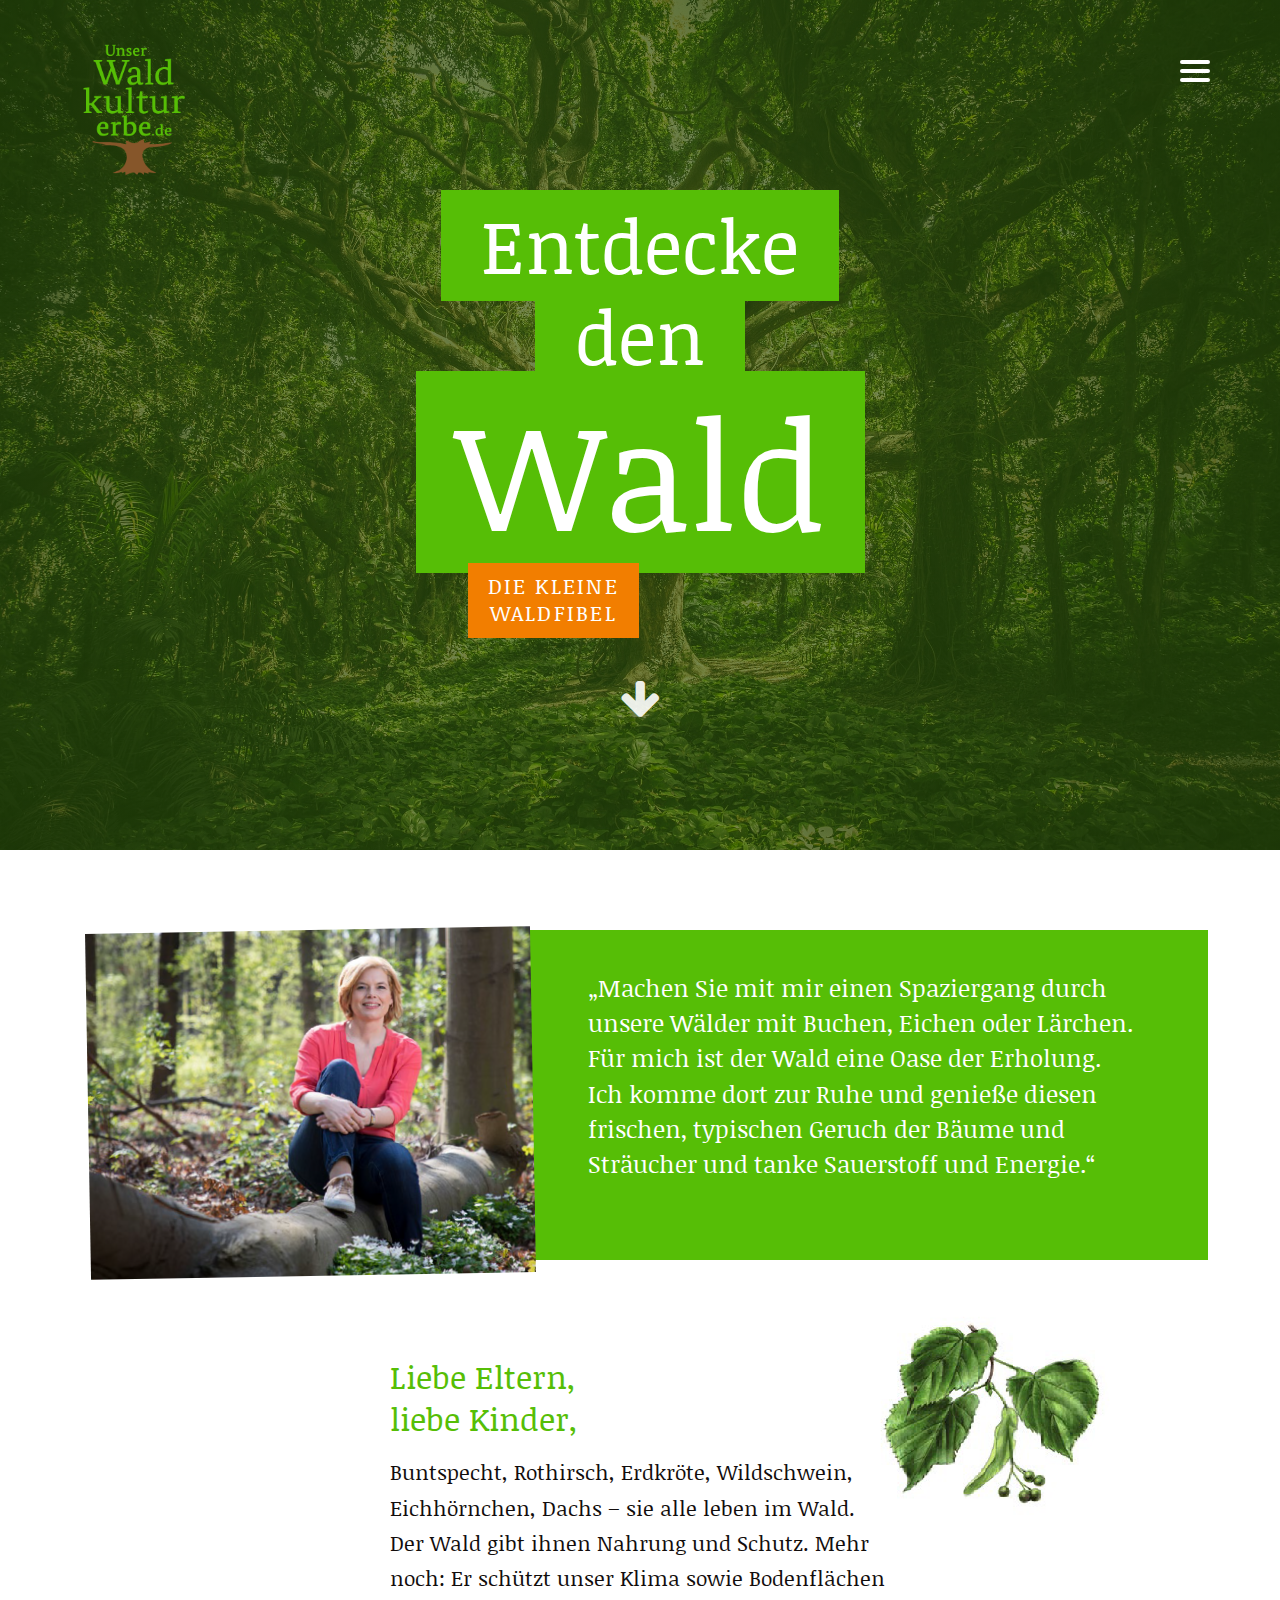
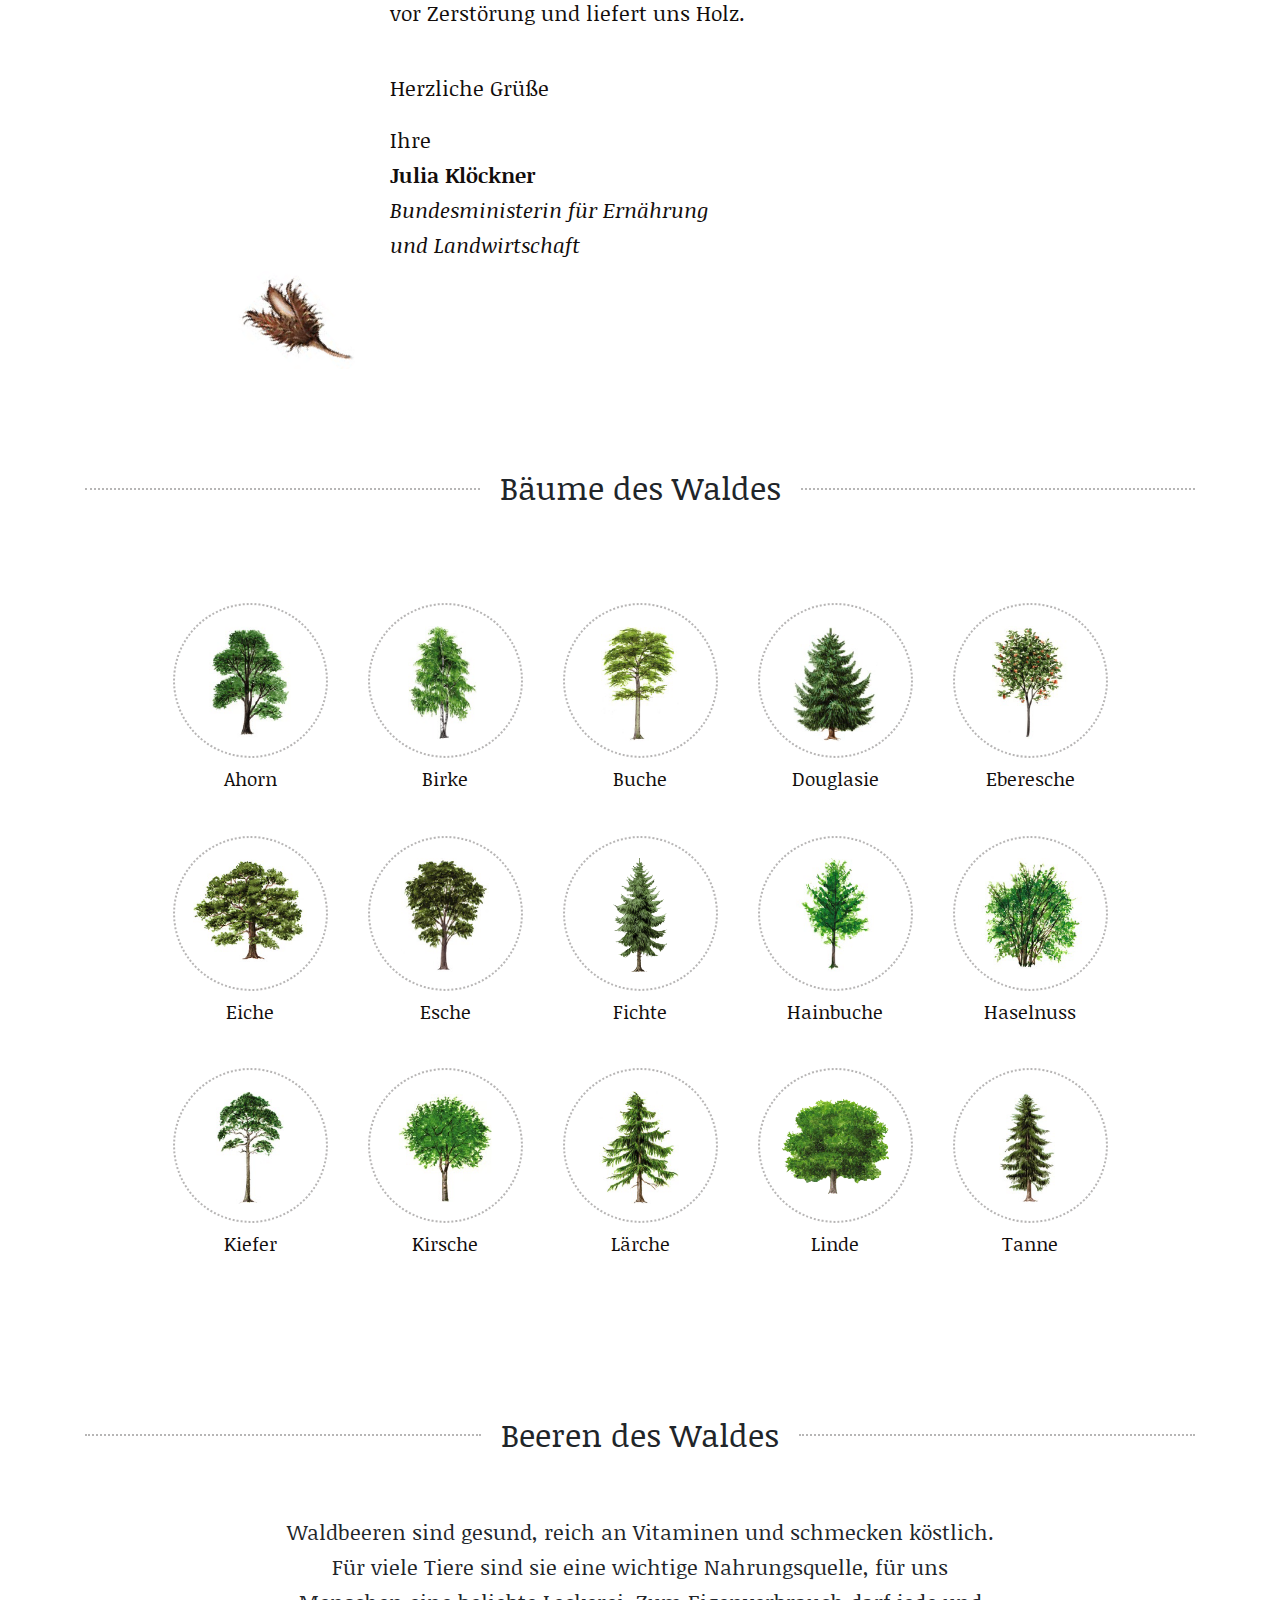
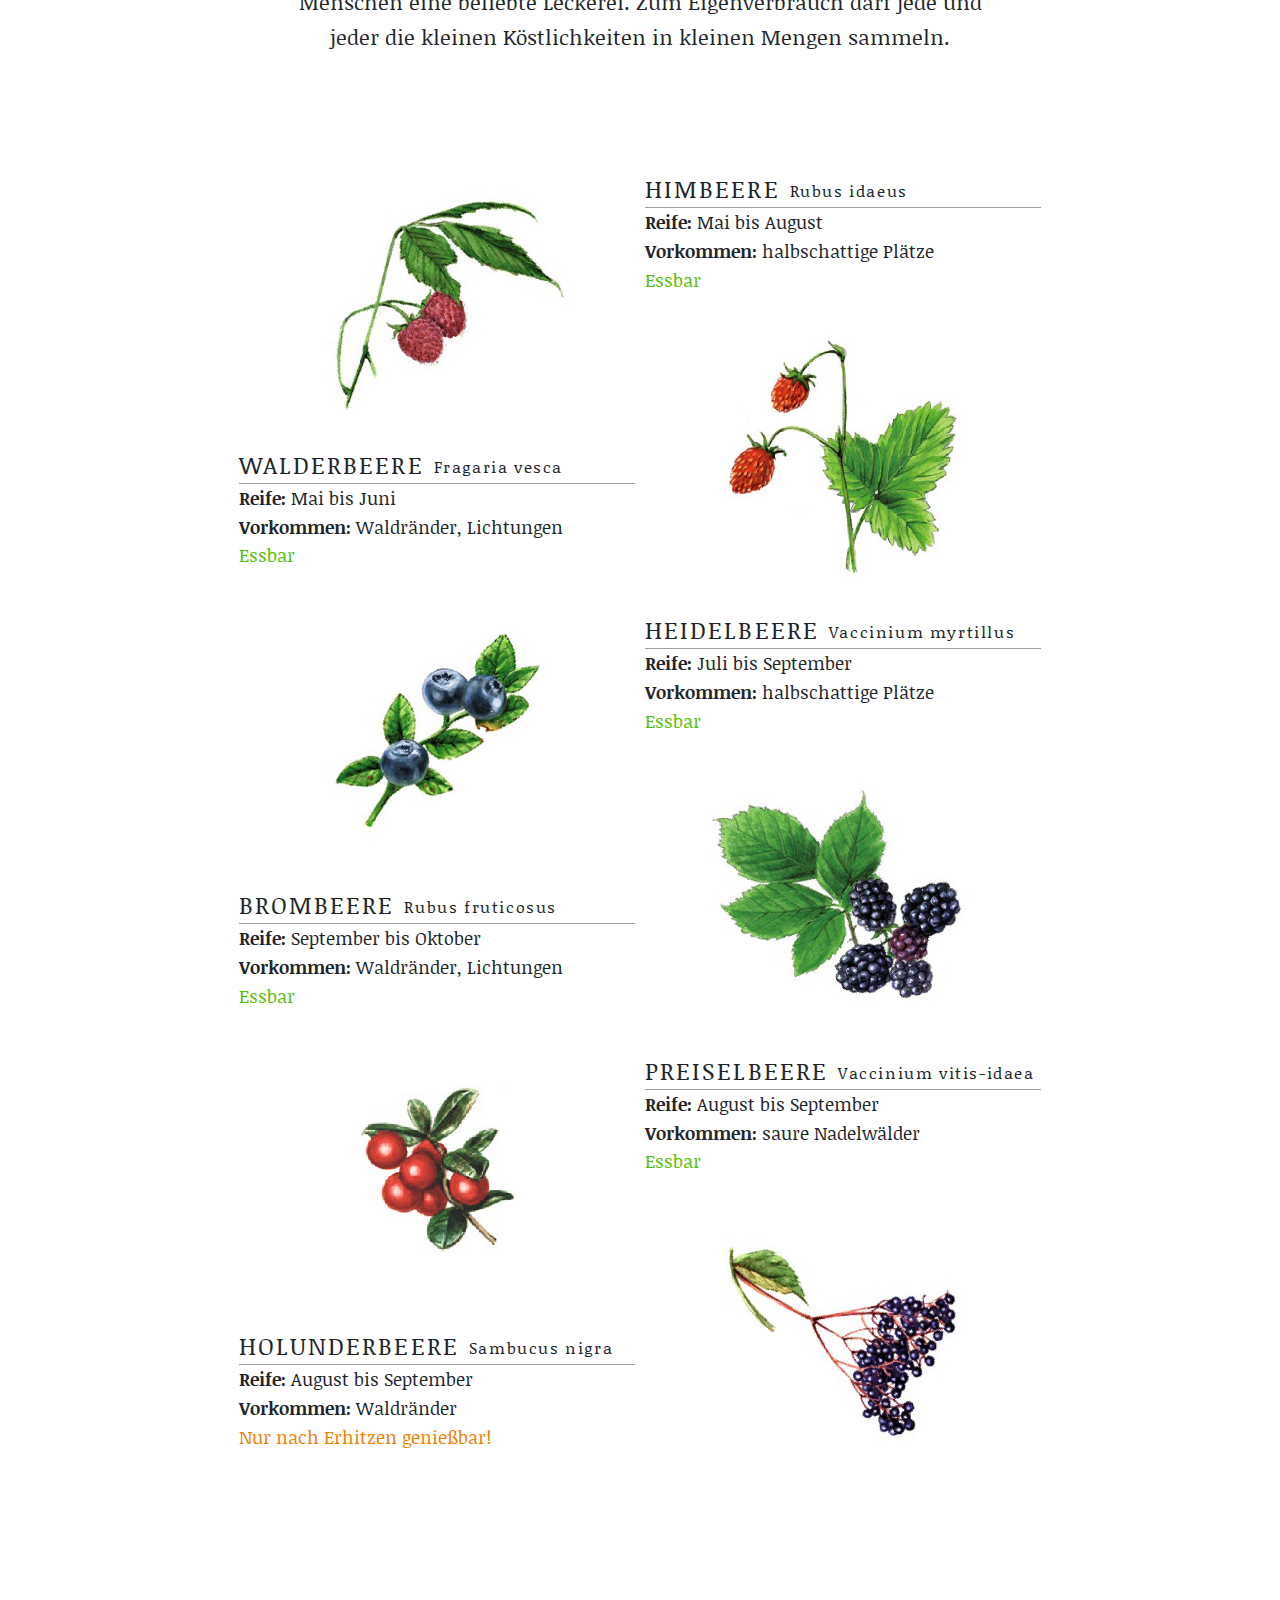
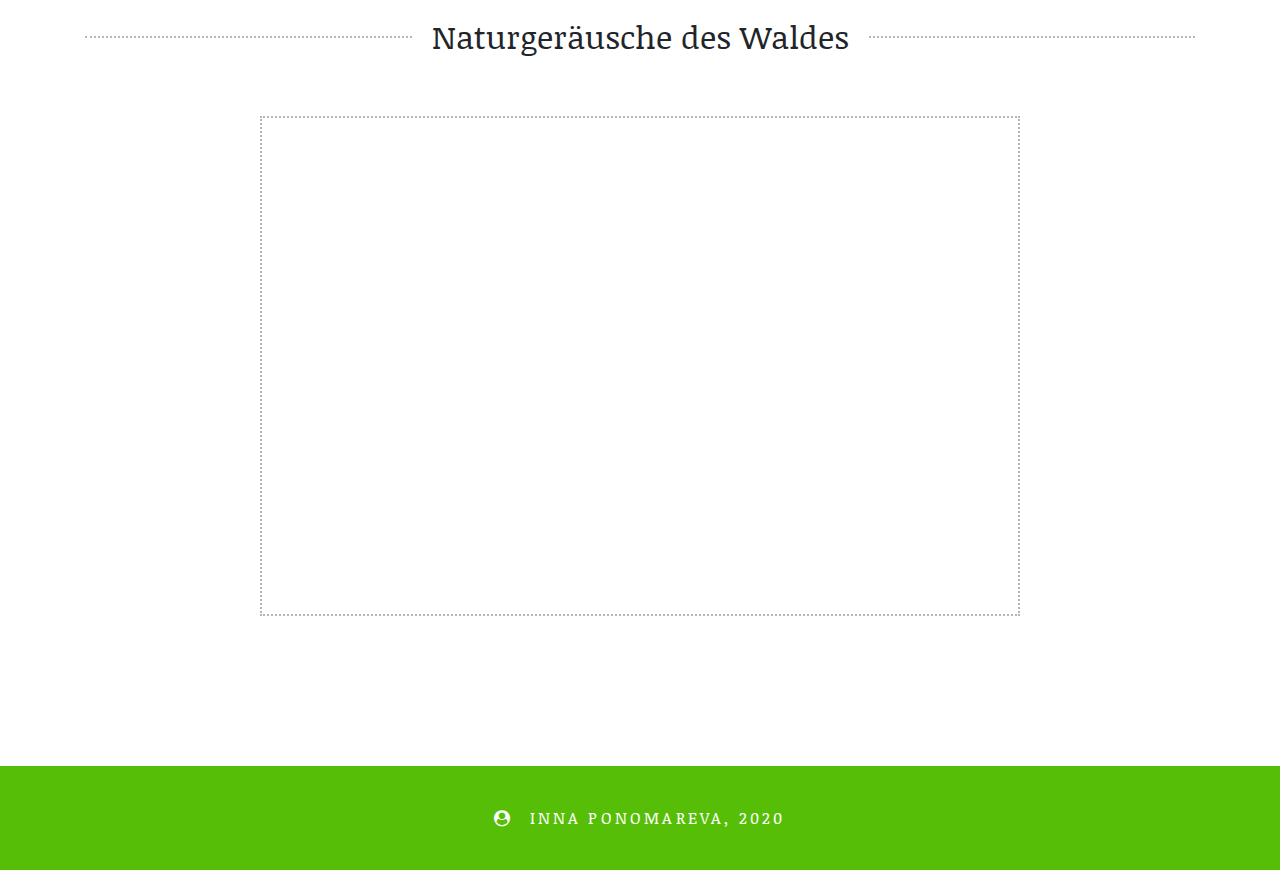
<file: index.html>
<!DOCTYPE html>
<html lang="de">
<head>
  <meta charset="UTF-8">
  <meta name="viewport" content="width=device-width, initial-scale=1.0">
  <title>Entdecke den Wald</title>
  <link rel="preconnect" href="https://fonts.gstatic.com">

<!-- Noticia Text Font -->
<link rel="preconnect" href="https://fonts.gstatic.com">
<link href="https://fonts.googleapis.com/css2?family=Noticia+Text:ital,wght@0,400;0,700;1,400;1,700&display=swap" rel="stylesheet">
<!-- Font Awesome -->
<link rel="stylesheet" href="https://maxcdn.bootstrapcdn.com/font-awesome/4.7.0/css/font-awesome.min.css">
<!-- Bootstrap -->
<link rel="stylesheet" href="./css/bootstrap.min.css">
<!-- Animation -->
<link rel="stylesheet" href="./css/animate.css">
<link rel="stylesheet" href="https://cdnjs.cloudflare.com/ajax/libs/animate.css/4.1.1/animate.min.css" />
<!-- CSS -->
<link rel="stylesheet" href="./css/main.css">
</head>
<body>
  <!-- Header start -->
  <header class="container-fluid">
    <section id="header" class="container">
      <div class="row justify-content-between">
        <div class="logo">
          <img src="./img/logo_unser_wald_kultur_erbe.png" alt="logo">
        </div>

        <!-- navigation start -->
        <nav>
          <div id="menuToggle">
            <input type="checkbox">
            <span></span>
            <span></span>
            <span></span>
            <ul id="menu">
              <li><a href="#">Home</a></li>
              <li>
                <a href="#">Waldeinwohner</a>
                <ul id="dropdown_menu">
                  <li><a href="#anchor_trees">Bäume</a></li>
                  <li><a href="#">Blumen</a></li>
                  <li><a href="#anchor_berries">Beeren</a></li>
                  <li><a href="#">Insekten</a></li>
                  <li><a href="#">Tiere</a></li>
                  <li><a href="#">Vögel</a></li>
                  <li><a href="#">Pilze</a></li>
                  <li><a href="#">Ureinwohner</a></li>
                </ul>
              </li>
              <li><a href="#anchor_video">Naturgeräusche</a></li>
            </ul>
          </div>
        </nav>
        <!-- navigation end -->
      </div>
      <!-- main title start -->
        <div class="d-flex flex-column align-items-center">
          <div class="main_title col-lg-6 col-md-7 col-sm-10">
            <h1 class="main_title_1">Entdecke</h1>
            <h1 class="main_title_2">den</h1>
            <h1 class="main_title_3">Wald</h1>
            <h2 class="main_subtitle text-uppercase">Die kleine<br />Waldfibel</h2>
          </div>
          <div class="arrow"><a href="#anchor_intro"><i class="fa fa-arrow-down"></i></a></div>
        </div> 
      <!-- main title end -->
    </section>
  </header>
  <!-- Header end -->


  <!-- Intro Section Start -->
  <section id="intro" class="container">
    <p><a name="anchor_intro"></a></p>
    <div class="row justify-content-center">
      <div class="intro_image_julia col-lg-5 col-md-12 col-sm-12">
        <img src="./img/Julia_photo.png" alt="julia_photo">
      </div>
      <p class="intro_text col-lg-8 col-md-12 col-sm-12">„Machen Sie mit mir einen Spaziergang durch unsere Wälder mit Buchen, Eichen oder Lärchen. Für mich ist der Wald eine Oase der Erholung. <br /> Ich komme dort zur Ruhe und genieße diesen frischen, typischen Geruch der Bäume und Sträucher und tanke Sauerstoff und Energie.“</p>
    </div>
  </section>
  <!-- Intro Section End -->


  <!-- Letter Section Start -->
  <section id="letter" class="container">
    <div class="row flex-column align-items-center">
      <div class="letter_text col-lg-8 col-md-8 col-sm-11">
        <p class="part_1">
          Liebe Eltern,<br />
          liebe Kinder,
        </p>
        <p class="part_2">
          Buntspecht, Rothirsch, Erdkröte, Wildschwein, Eichhörnchen, Dachs – sie alle leben im Wald. <br />Der Wald gibt ihnen Nahrung und Schutz. Mehr noch: Er schützt unser Klima sowie Bodenflächen vor Zerstörung und liefert uns Holz.
        </p>
        <p class="part_3">
          Herzliche Grüße
        </p>
        <p class="part_4">
          Ihre<br />
          <b>Julia Klöckner</b><br />
          <em>Bundesministerin
          für Ernährung <br />
          und Landwirtschaft</em>
        </p>
      </div>

      <div class="image_top">
        <img  src="./img/linde_zweig.png" alt="linde_zweig">
        </div>

      <div class="image_bottom col-sm-4">
         <img src="./img/buche_frucht.png" alt="eichhörnchen">
      </div>
    </div>
  </section>
  <!-- Letter Section End -->


  <!-- Trees Section Start -->
  <section id="trees" class="container">
    <div class="row justify-content-center">
      <p><a name="anchor_trees"></a></p>
      <!-- section title start -->
        <h2 class="section_title col-12">Bäume des Waldes</h2>
        <!-- section title end-->
    </div>
    <!-- circles group start -->
    <div class="row circles_group justify-content-center">
      <div class="content">
        <div class="img_circle">
          <a href="#"><img src="./img/ahorn_tree.png" alt="ahorn"></a>
        </div>
        <p class="tree_name">Ahorn</p>
      </div>
      <div class="content">
        <div class="img_circle">
          <a href="#"><img src="./img/birke_tree-03.png" alt="birke"></a>
        </div>
        <p class="tree_name">Birke</p>
      </div>
      <div class="content">
        <div class="img_circle">
          <a href="#"><img src="./img/buche_tree.png" alt="buche"></a>
        </div>
        <p class="tree_name">Buche</p>
      </div>
      <div class="content">
        <div class="img_circle">
          <a href="#"><img src="./img/douglasie_tree.png" alt="douglasie"></a>
        </div>
        <p class="tree_name">Douglasie</p>
      </div>
      <div class="content">
        <div class="img_circle">
          <a href="#"><img src="./img/eberesche_tree.png" alt="eberesche"></a>
        </div>
        <p class="tree_name">Eberesche</p>
      </div>
      <div class="content">
        <div class="img_circle">
          <a href="./html/eiche_tree.html"><img src="./img/eiche_tree.png" alt="eiche"></a>
        </div>
        <p class="tree_name">Eiche</p>
      </div>
      <div class="content">
        <div class="img_circle">
          <a href="#"><img src="./img/esche_tree.png" alt="esche"></a>
        </div>
        <p class="tree_name">Esche</p>
      </div>
      <div class="content">
        <div class="img_circle">
          <a href="./html/fichte_tree.html"><img src="./img/fichte_tree.png" alt="fichte"></a>
        </div>
        <p class="tree_name">Fichte</p>
      </div>
      <div class="content">
        <div class="img_circle">
          <a href="#"><img src="./img/hainbuche_tree-03.png" alt="hainbuche"></a>
        </div>
        <p class="tree_name">Hainbuche</p>
      </div>
      <div class="content">
        <div class="img_circle">
          <a href="#"><img src="./img/haselnuss_tree-03.png" alt="haselnuss"></a>
        </div>
        <p class="tree_name">Haselnuss</p>
      </div>
      <div class="content">
        <div class="img_circle">
          <a href="#"><img src="./img/kiefer_tree.png" alt="kiefer"></a>
        </div>
        <p class="tree_name">Kiefer</p>
      </div>
      <div class="content">
        <div class="img_circle">
          <a href="#"><img src="./img/kirsche_tree.png" alt="kirsche"></a>
        </div>
        <p class="tree_name">Kirsche</p>
      </div>
      <div class="content">
        <div class="img_circle">
          <a href="#"><img src="./img/laerche_tree.png" alt="lärche"></a>
        </div>
        <p class="tree_name">Lärche</p>
      </div>
      <div class="content">
        <div class="img_circle">
          <a href="#"><img src="./img/linde_tree.png" alt="linde"></a>
        </div>
        <p class="tree_name">Linde</p>
      </div>
      <div class="content">
        <div class="img_circle">
          <a href="#"><img src="./img/tanne_tree.png" alt="tanne"></a>
        </div>
        <p class="tree_name">Tanne</p>
      </div>
    </div>
    <!-- circles group end -->
  </section> 
  <!-- Trees Section End -->


  <!-- Berries Section Start -->
  <section id="berries" class="container">
    <p><a name="anchor_berries"></a></p>
    <div class="row">
    <!-- section title -->
      <h2 class="section_title col-12">Beeren des Waldes</h2>
      <p class="section_text col-lg-9 col-sm-12">Waldbeeren sind gesund, reich an Vitaminen und schmecken köstlich. Für viele Tiere sind sie eine wichtige Nahrungsquelle, für uns Menschen eine beliebte Leckerei. Zum Eigenverbrauch darf jede und jeder die kleinen Köstlichkeiten in kleinen Mengen sammeln.</p>
      </div>
    <div class="wrapper col-lg-9 col-md-12 col-sm-12"">
      <!-- himbeere -->
      <div class="cell pic_himb"></div>
      <div class="cell text_himb">
        <div class="berry_title d-lg-flex flex-wrap">
          <h3 class="text-uppercase">Himbeere</h3>
          <p class="latin fst-italic">Rubus idaeus</p>
        </div>
        <div class="divider_1"></div>
        <p class="description">
          <b>Reife:</b> Mai bis August<br />
          <b>Vorkommen:</b> halbschattige Plätze<br />
          <span class="green">Essbar</span>
        </p>
      </div>
      <!-- walderbeere -->
      <div class="cell pic_walderb"></div>
      <div class="cell text_walderb">
        <div class="berry_title d-flex flex-wrap">
          <h3 class="text-uppercase">Walderbeere</h3>
          <p class="latin fst-italic">Fragaria vesca</p>
        </div>
        <div class="divider_2"></div>
        <p class="description">
          <b>Reife:</b> Mai bis Juni<br />
          <b>Vorkommen:</b> Waldränder, Lichtungen<br />
          <span class="green">Essbar</span></p>
      </div>
      <!-- heidelbeere -->
      <div class="cell pic_heidelb"></div>
      <div class="cell text_heidelb">
        <div class="berry_title d-flex flex-wrap">
          <h3 class="text-uppercase">Heidelbeere</h3>
          <p class="latin fst-italic">Vaccinium myrtillus</p>
        </div>
        <div class="divider_1"></div>
        <p class="description">
          <b>Reife:</b> Juli bis September<br />
          <b>Vorkommen:</b> halbschattige Plätze<br />
          <span class="green">Essbar</span></p>
      </div>
      <!-- brombeere -->
      <div class="cell pic_bromb"></div>
      <div class="cell text_bromb">
        <div class="berry_title d-flex flex-wrap">
          <h3 class="text-uppercase">Brombeere</h3>
          <p class="latin fst-italic">Rubus fruticosus</p>
        </div>
        <div class="divider_2"></div>
        <p class="description">
          <b>Reife:</b> September bis Oktober<br />
          <b>Vorkommen:</b> Waldränder, Lichtungen<br />
          <span class="green">Essbar</span></p>
      </div>
      <!-- preiselbeere -->
      <div class="cell pic_preiselb"></div>
      <div class="cell text_preiselb">
        <div class="berry_title d-flex flex-wrap">
          <h3 class="text-uppercase">Preiselbeere</h3>
          <p class="latin fst-italic">Vaccinium vitis-idaea</p>
        </div>
        <div class="divider_1"></div>
        <p class="description">
          <b>Reife:</b> August bis September<br />
          <b>Vorkommen:</b> saure Nadelwälder<br />
          <span class="green">Essbar</span></p>
      </div>
      <!-- holunderbeere -->
      <div class="cell pic_holunderb"></div>
      <div class="cell text_holunderb">
        <div class="berry_title d-flex flex-wrap">
          <h3 class="text-uppercase">Holunderbeere</h3>
          <p class="latin fst-italic">Sambucus nigra</p>
        </div>
        <div class="divider_2"></div>
        <p class="description">
          <b>Reife:</b> August bis September<br />
          <b>Vorkommen:</b> Waldränder<br />
          <span class="orange">Nur nach Erhitzen genießbar!</span>
          </p>
      </div>
    </div>
  </section>
  <!-- Berries Section End -->

  <!-- Video Section Start -->
  <section id="video" class="container">
    <div class="row justify-content-center">
      <p><a name="anchor_video"></a></p>
      <h2 class="section_title col-12">Naturgeräusche des Waldes</h2>
      <div class="video_box col-lg-8">
        <iframe width="560" height="315" src="https://www.youtube.com/embed/aV7T1_TLVk0" frameborder="0" allow="accelerometer; autoplay; clipboard-write; encrypted-media; gyroscope; picture-in-picture" allowfullscreen></iframe>
      </video>
      </div>
    </div>
  </section>

  <!-- Footer Start -->
  <footer id="footer">
    <div class="container">
      <div class="row">
        <div class="footer_content d-flex">
          <div class="mr-3">
            <i class="fa fa-user-circle"></i>
          </div>
          <p class="m-0">Inna Ponomareva, 2020</p>
        </div>
      </div>
    </div>
  </footer>
  <!-- Footer End -->
</body>
</html>
</file>
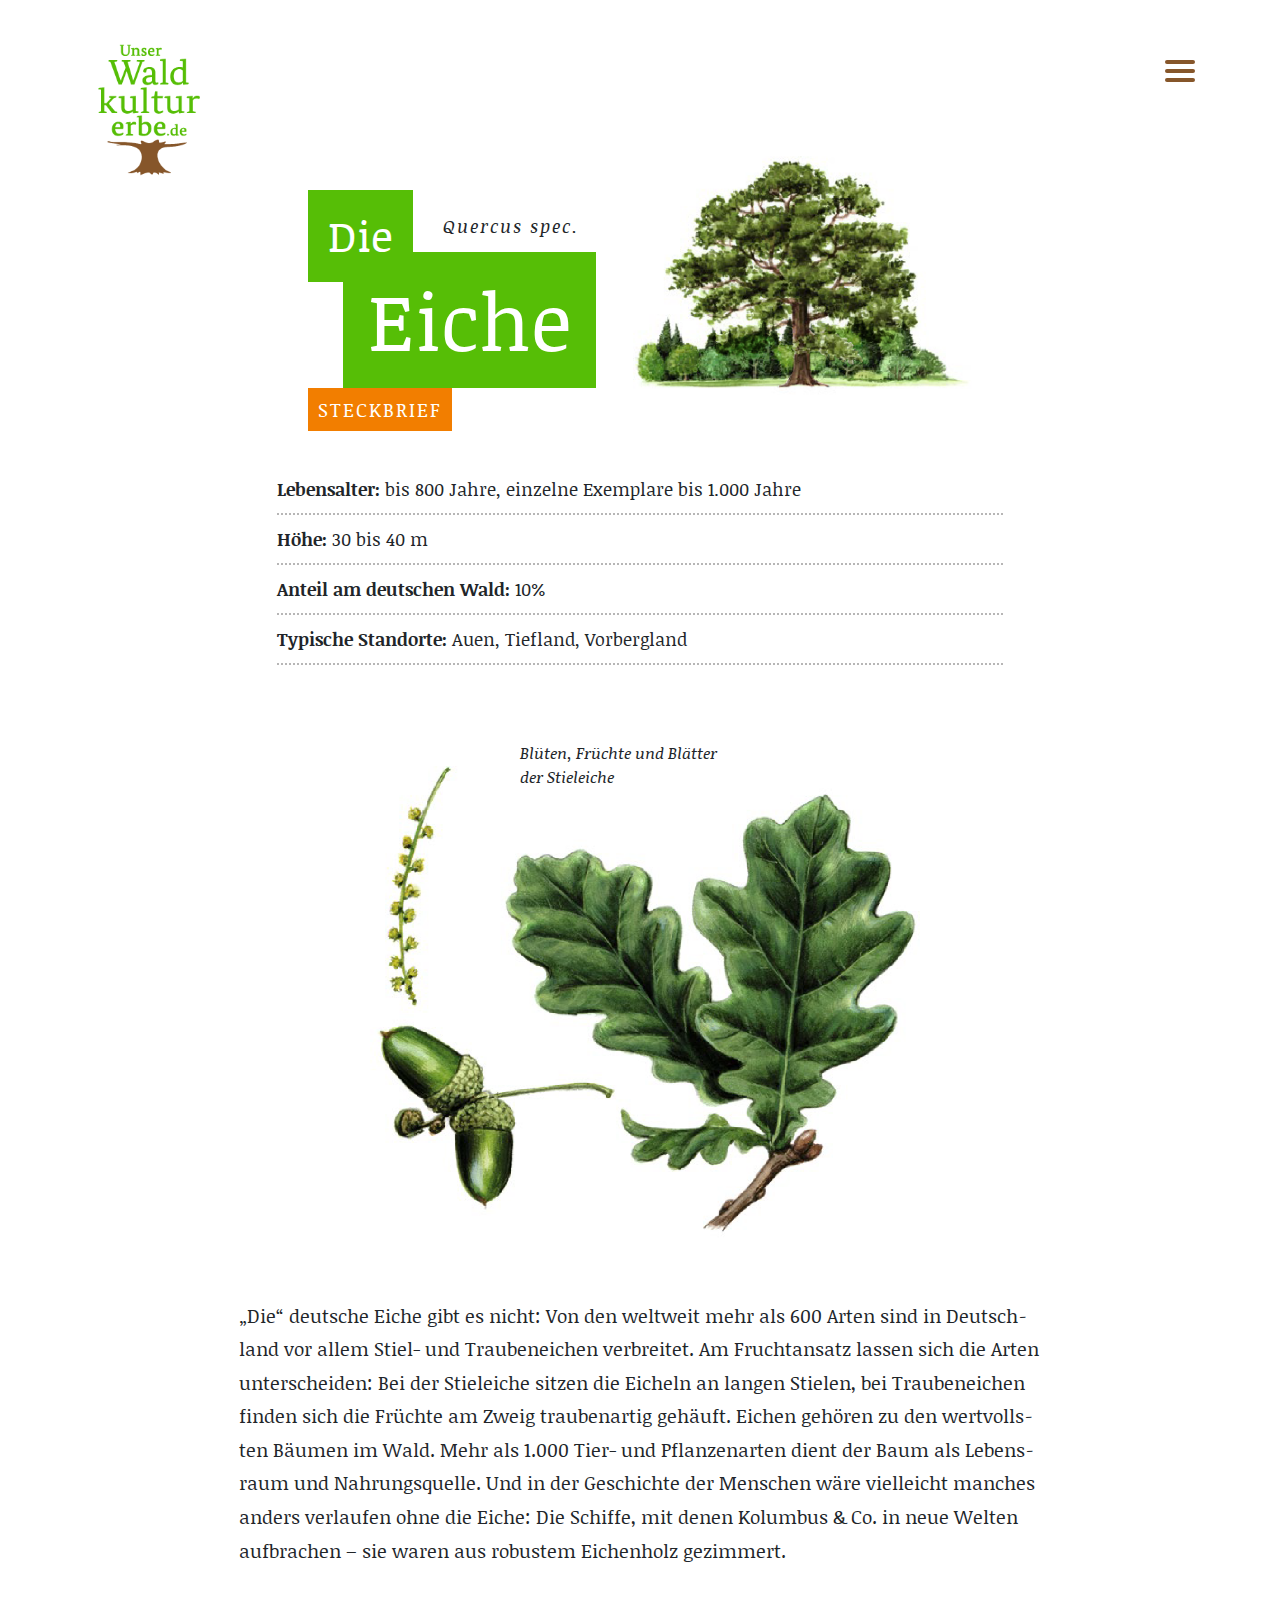
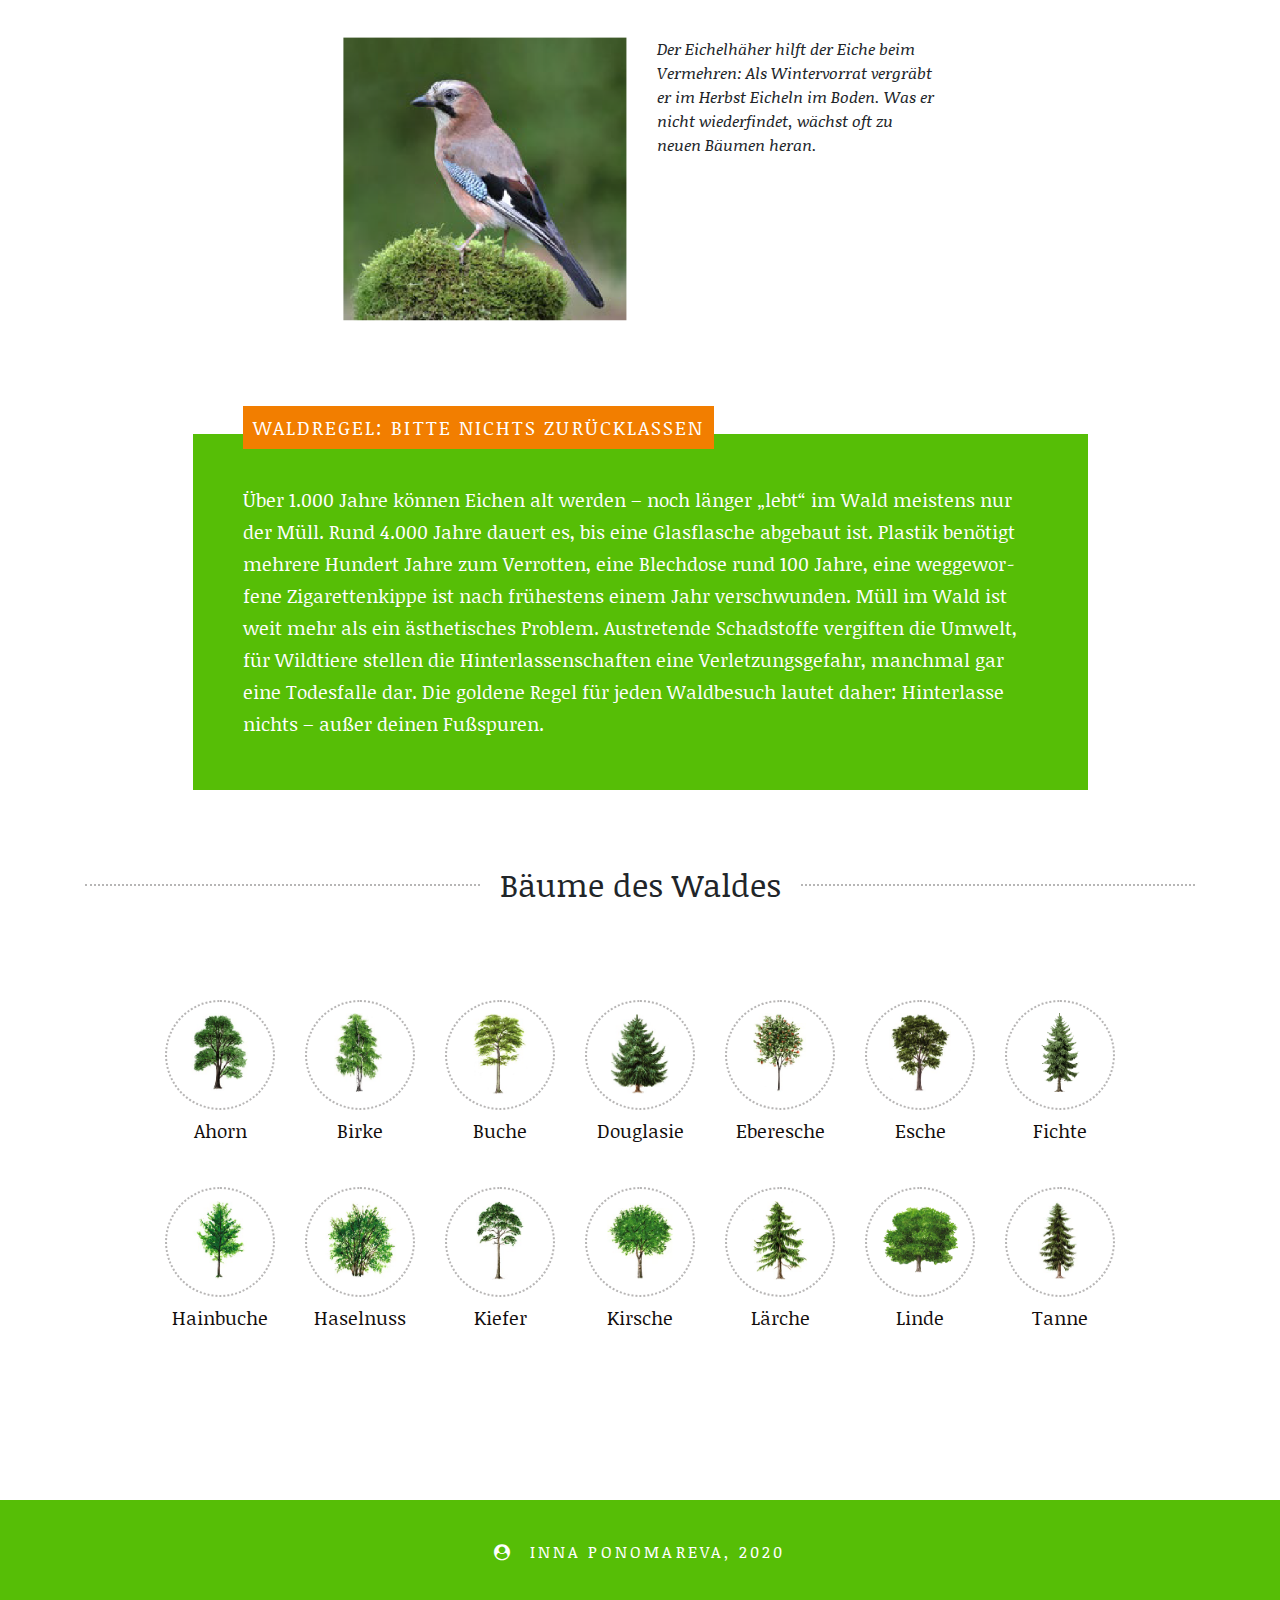
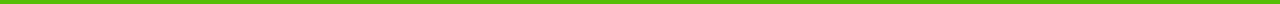
<file: html/eiche_tree.html>
<!DOCTYPE html>
<html lang="de">
<head>
  <meta charset="UTF-8">
  <meta name="viewport" content="width=device-width, initial-scale=1.0">
  <title>Die Eiche</title>
  <link rel="preconnect" href="https://fonts.gstatic.com">

<!-- Noticia Text Font -->
<link rel="preconnect" href="https://fonts.gstatic.com">
<link href="https://fonts.googleapis.com/css2?family=Noticia+Text:ital,wght@0,400;0,700;1,400;1,700&display=swap" rel="stylesheet">
<!-- Font Awesome -->
<link rel="stylesheet" href="https://maxcdn.bootstrapcdn.com/font-awesome/4.7.0/css/font-awesome.min.css">
<!-- Bootstrap -->
<link rel="stylesheet" href="./../css/bootstrap.min.css">
<!-- Animation -->
<link rel="stylesheet" href="./../css/animate.css">
<link rel="stylesheet" href="https://cdnjs.cloudflare.com/ajax/libs/animate.css/4.1.1/animate.min.css" />
<!-- CSS -->
<link rel="stylesheet" href="./../css/eiche_tree.css">
</head>
<body>
  <section id="tree_page" class="container-fluid">
    
    <!-- Top start -->
    <div id="top" class="container">
      <div class="row m-auto justify-content-between">
        <div class="logo">
          <img src="./../img/logo_unser_wald_kultur_erbe.png" alt="logo">
        </div>

        <!-- navigation start -->
        <nav>
          <div id="menuToggle">
            <input type="checkbox">
            <span></span>
            <span></span>
            <span></span>
            <ul id="menu">
              <li><a href="./../index.html">Home</a></li>
              <li>
                <a href="#">Waldeinwohner</a>
                <ul id="dropdown_menu">
                  <li><a href="#anchor_trees">Bäume</a></li>
                  <li><a href="#">Blumen</a></li>
                  <li><a href="#anchor_berries">Beeren</a></li>
                  <li><a href="#">Insekten</a></li>
                  <li><a href="#">Tiere</a></li>
                  <li><a href="#">Vögel</a></li>
                  <li><a href="#">Pilze</a></li>
                  <li><a href="#">Ureinwohner</a></li>
                </ul>
              </li>
            </ul>
          </div>
        </nav>
        <!-- navigation end -->
      </div>
    </div>
  <!-- Top end -->


<!-- Tree Profile Section Start -->
<section id="tree_profile" class="container">

  <div class="row tree_top justify-content-center col-8">
    <div class="tree_title">
      <h3 class="title_1">Die</h3>
      <h3 class="title_2">Eiche</h3>
      <h3 class="title_3">Steckbrief</h3>
      <h3 class="title_latin">Quercus spec.</h3>
    </div>
    <div class="profile_pic">
      <img src="./../img/eiche_tree_profile_pic.png" alt="fichte_tree_profile_pic">
    </div>
  </div>

  <div class="row description col-lg-8 col-md-9">
    <p class="line_1 m-0"><b>Lebensalter:</b> bis 800 Jahre, einzelne Exemplare bis 1.000 Jahre</p>
    <div class="line_2 m-0"></div>
    <p class="line_3 m-0"><b>Höhe:</b> 30 bis 40 m</p>
    <div class="line_4 m-0"></div>
    <p class="line_5 m-0"><b>Anteil am deutschen Wald:</b> 10%</p>
    <div class="line_6 m-0"></div>
    <p class="line_7 m-0"><b>Typische Standorte:</b> Auen, Tiefland, Vorbergland</p>
    <div class="line_8 m-0"></div>
  </div>


  <div class="row branch col-lg-8 col-md-9">
    <img src="./../img/eiche_tree_branch.png" alt="fichte_tree_branch">
    <p>Blüten, Früchte und Blätter der Stieleiche</p>
  </div>
  

  <p class="row text col-lg-9 col-md-10">
    „Die“ deutsche Eiche gibt es nicht: Von den weltweit mehr als 600 Arten sind in Deutschland vor allem Stiel- und Traubeneichen verbreitet. Am Fruchtansatz lassen sich die Arten unterscheiden: Bei der Stieleiche sitzen die Eicheln an langen Stielen, bei Traubeneichen finden sich die Früchte am Zweig traubenartig gehäuft. Eichen gehören zu den wertvollsten Bäumen im Wald. Mehr als 1.000 Tier- und Pflanzenarten dient der Baum als Lebensraum und Nahrungsquelle. Und in der Geschichte der Menschen wäre vielleicht manches anders verlaufen ohne die Eiche: Die Schiffe, mit denen Kolumbus & Co. in neue Welten aufbrachen – sie waren aus robustem Eichenholz gezimmert.
  </p>

  <div class="row character justify-content-center col-lg-8  col-md-10">
    <img src="./../img/eichelhaeher-04.png" alt="eichelhaeher">
    <p>Der Eichelhäher hilft der Eiche beim Vermehren: Als Wintervorrat vergräbt er im Herbst Eicheln im Boden. Was er nicht wiederfindet, wächst oft zu neuen Bäumen heran.</p>
  </div>

  <div class="row addition m-auto col-lg-10 col-md-11">
    <h3>Waldregel: bitte nichts zurücklassen</h3>
    <p>
      Über 1.000 Jahre können Eichen alt werden – noch länger „lebt“ im Wald meistens nur der Müll. Rund 4.000 Jahre dauert es, bis eine Glasflasche abgebaut ist. Plastik benötigt mehrere Hundert Jahre zum Verrotten, eine Blechdose rund 100 Jahre, eine weggeworfene Zigarettenkippe ist nach frühestens einem Jahr verschwunden. Müll im Wald ist weit mehr als ein ästhetisches Problem. Austretende Schadstoffe vergiften die Umwelt, für Wildtiere stellen die Hinterlassenschaften eine Verletzungsgefahr, manchmal gar eine Todesfalle dar. Die goldene Regel für jeden Waldbesuch lautet daher: Hinterlasse nichts – außer deinen Fußspuren.
    </p>
  </div>

</section>
<!-- Tree Profile Section End -->

  
  <!-- Trees Section Start -->
  <section id="trees" class="container">
    <div class="row justify-content-center">
      <p><a name="anchor_trees"></a></p>
      <!-- section title start -->
        <h2 class="section_title col-12">Bäume des Waldes</h2>
        <!-- section title end-->
    </div>
    <!-- circles group start -->
    <div class="row circles_group justify-content-center col-12">
      <div class="content">
        <div class="img_circle">
          <a href="#"><img src="./../img/ahorn_tree.png" alt="ahorn"></a>
        </div>
        <p class="tree_name">Ahorn</p>
      </div>
      <div class="content">
        <div class="img_circle">
          <a href="#"><img src="./../img/birke_tree-03.png" alt="birke"></a>
        </div>
        <p class="tree_name">Birke</p>
      </div>
      <div class="content">
        <div class="img_circle">
          <a href="#"><img src="./../img/buche_tree.png" alt="buche"></a>
        </div>
        <p class="tree_name">Buche</p>
      </div>
      <div class="content">
        <div class="img_circle">
          <a href="#"><img src="./../img/douglasie_tree.png" alt="douglasie"></a>
        </div>
        <p class="tree_name">Douglasie</p>
      </div>
      <div class="content">
        <div class="img_circle">
          <a href="#"><img src="./../img/eberesche_tree.png" alt="eberesche"></a>
        </div>
        <p class="tree_name">Eberesche</p>
      </div>
      <!-- <div class="content">
        <div class="img_circle">
          <a href="#"><img src="./../img/eiche_tree.png" alt="eiche"></a>
        </div>
        <p class="tree_name">Eiche</p>
      </div> -->
      <div class="content">
        <div class="img_circle">
          <a href="#"><img src="./../img/esche_tree.png" alt="esche"></a>
        </div>
        <p class="tree_name">Esche</p>
      </div>
      <div class="content">
        <div class="img_circle">
          <a href="./../html/fichte_tree.html"><img src="./../img/fichte_tree.png" alt="fichte"></a>
        </div>
        <p class="tree_name">Fichte</p>
      </div>
      <div class="content">
        <div class="img_circle">
          <a href="#"><img src="./../img/hainbuche_tree-03.png" alt="hainbuche"></a>
        </div>
        <p class="tree_name">Hainbuche</p>
      </div>
      <div class="content">
        <div class="img_circle">
          <a href="#"><img src="./../img/haselnuss_tree-03.png" alt="haselnuss"></a>
        </div>
        <p class="tree_name">Haselnuss</p>
      </div>
      <div class="content">
        <div class="img_circle">
          <a href="#"><img src="./../img/kiefer_tree.png" alt="kiefer"></a>
        </div>
        <p class="tree_name">Kiefer</p>
      </div>
      <div class="content">
        <div class="img_circle">
          <a href="#"><img src="./../img/kirsche_tree.png" alt="kirsche"></a>
        </div>
        <p class="tree_name">Kirsche</p>
      </div>
      <div class="content">
        <div class="img_circle">
          <a href="#"><img src="./../img/laerche_tree.png" alt="lärche"></a>
        </div>
        <p class="tree_name">Lärche</p>
      </div>
      <div class="content">
        <div class="img_circle">
          <a href="#"><img src="./../img/linde_tree.png" alt="linde"></a>
        </div>
        <p class="tree_name">Linde</p>
      </div>
      <div class="content">
        <div class="img_circle">
          <a href="#"><img src="./../img/tanne_tree.png" alt="tanne"></a>
        </div>
        <p class="tree_name">Tanne</p>
      </div>
    </div>
    <!-- circles group end -->
  </section> 
  <!-- Trees Section End -->

  </section>
    
  <!-- Footer Start -->
  <footer id="footer">
    <div class="container">
      <div class="row">
        <div class="footer_content d-flex">
          <div class="mr-3">
            <i class="fa fa-user-circle"></i>
          </div>
          <p class="m-0">Inna Ponomareva, 2020</p>
        </div>
      </div>
    </div>
  </footer>
  <!-- Footer End -->
</body>
</html>
</file>
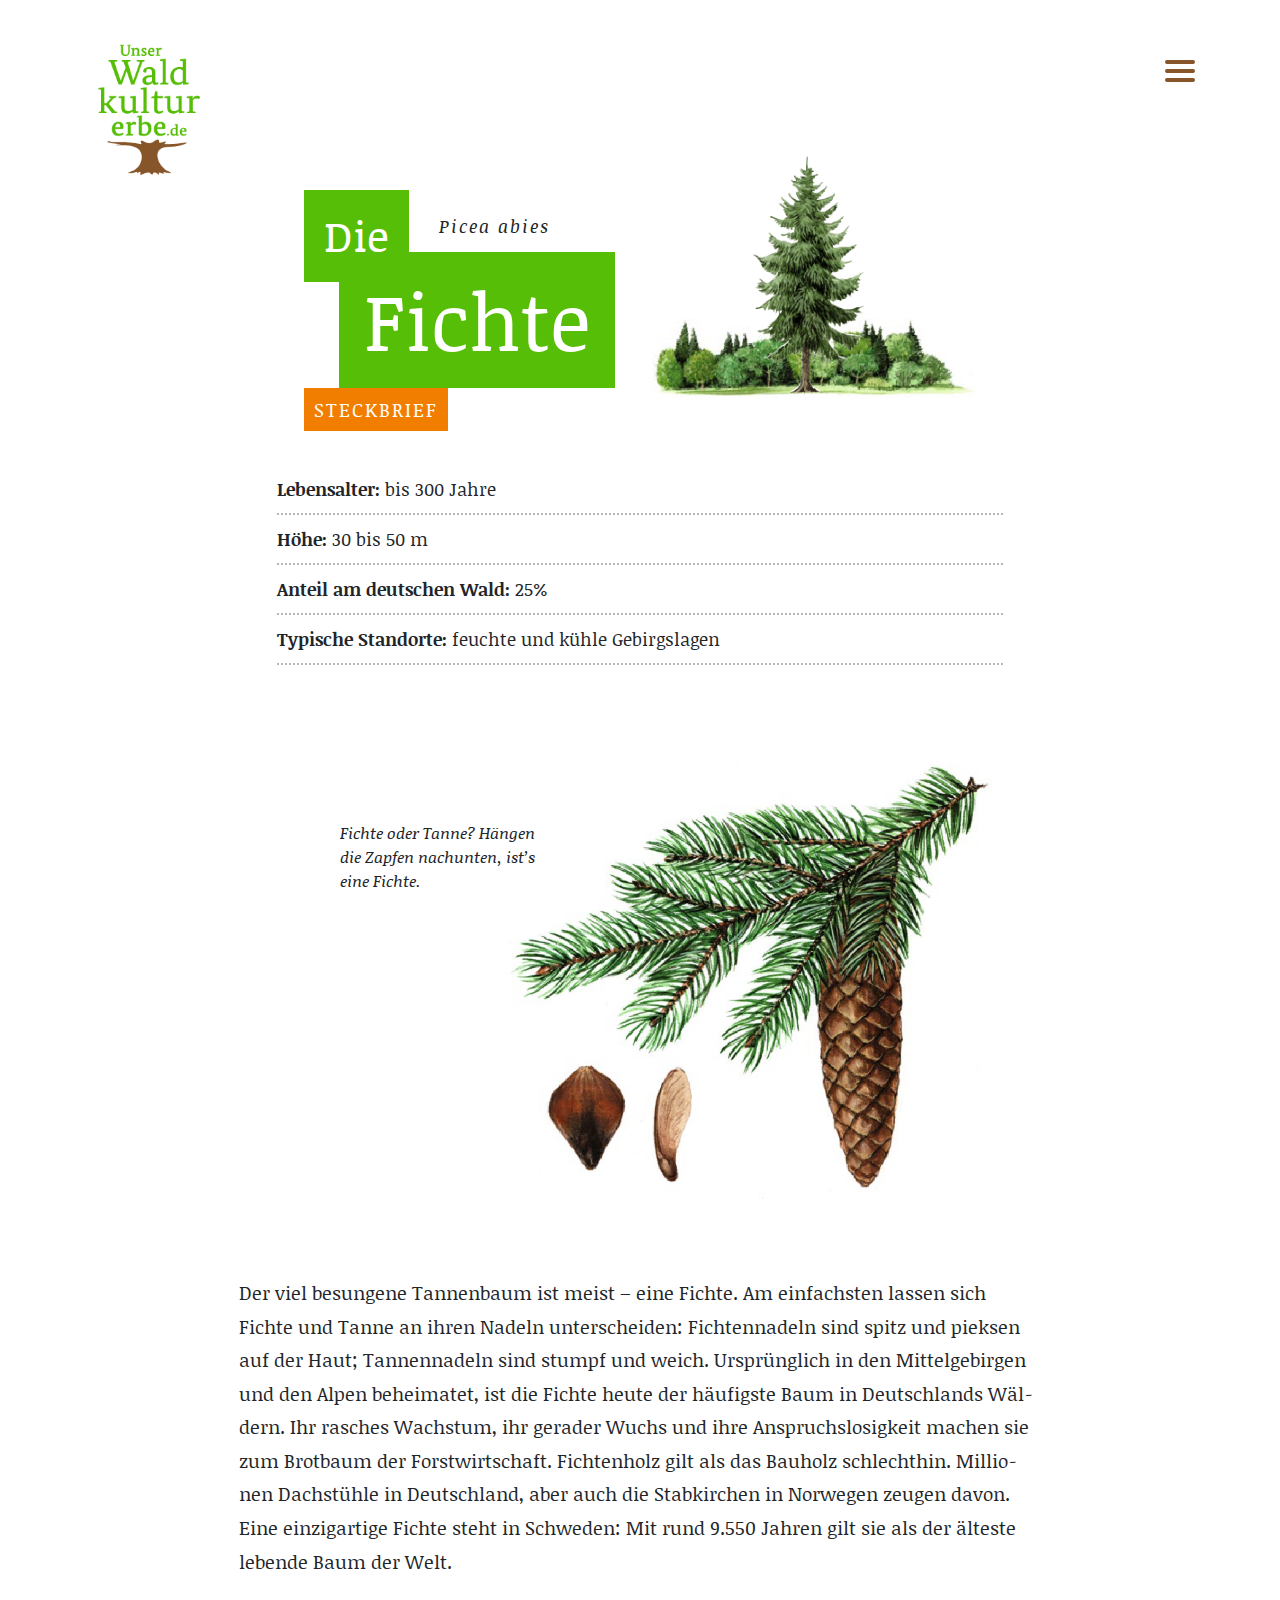
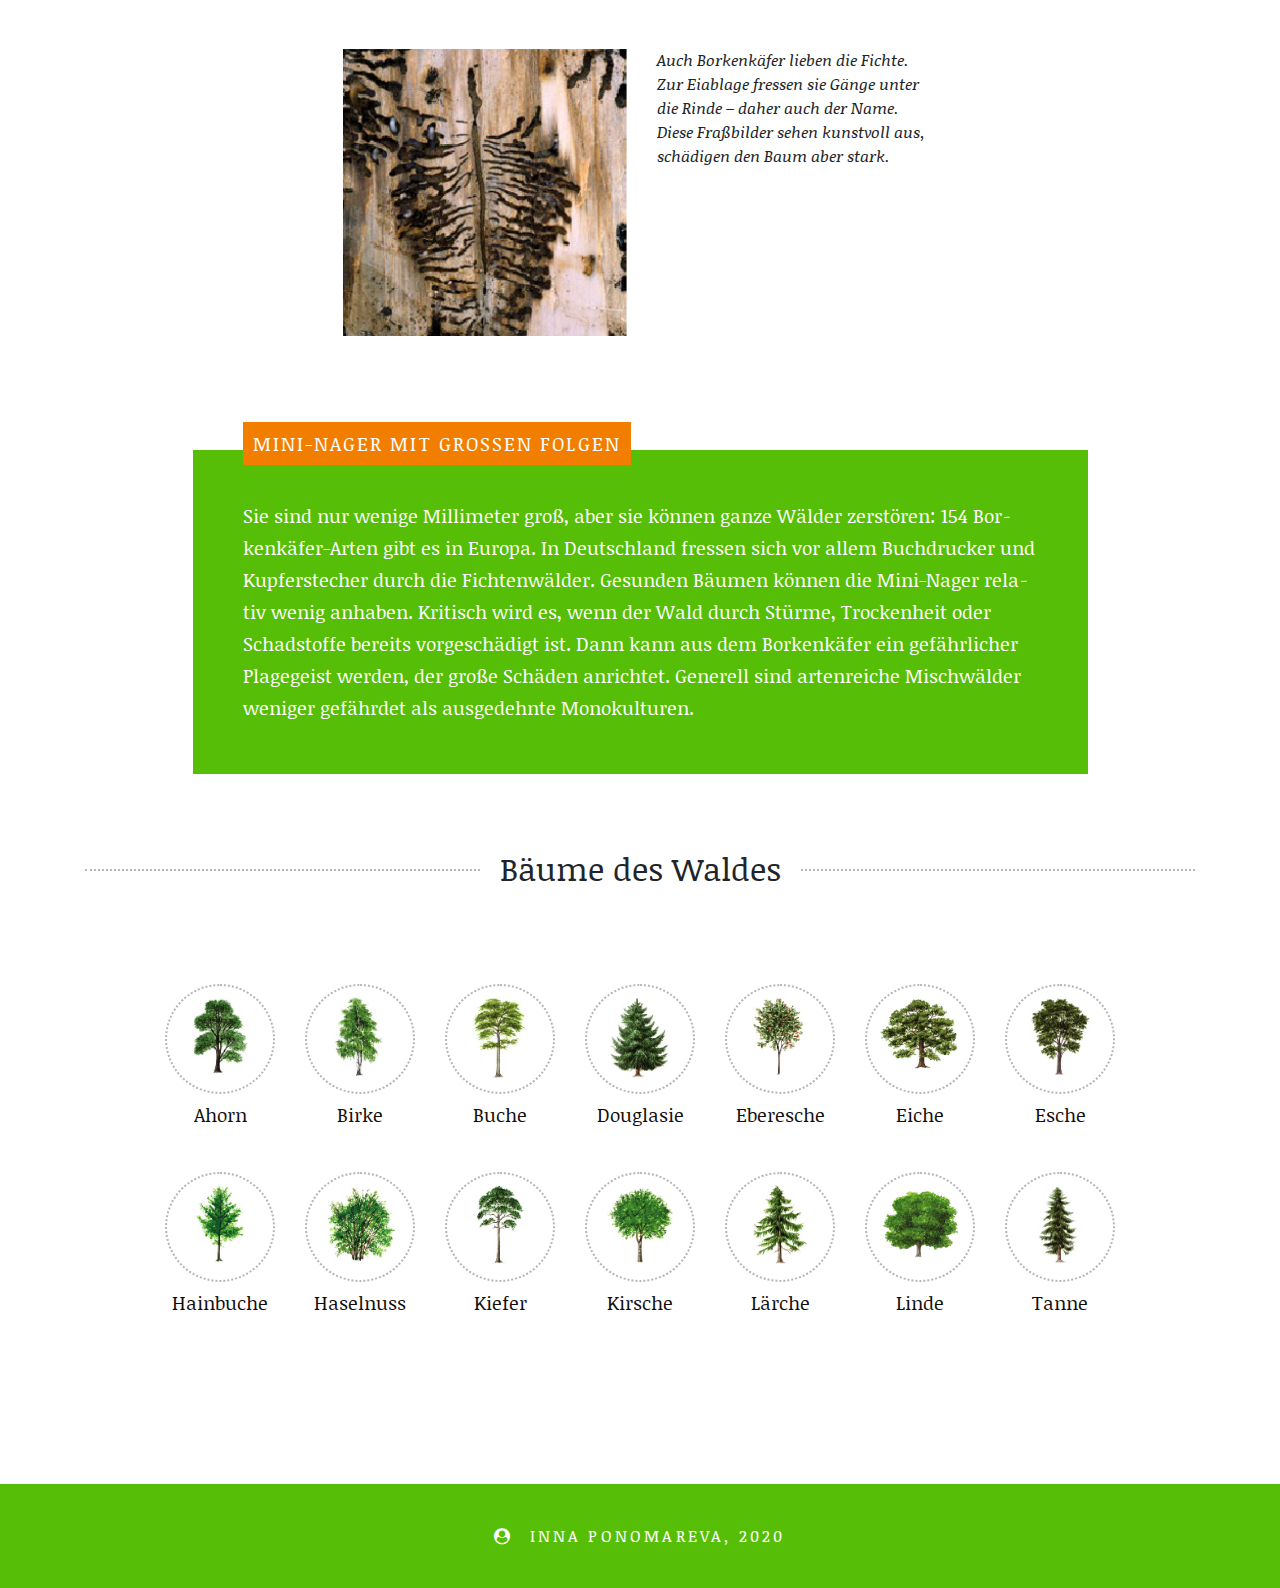
<file: html/fichte_tree.html>
<!DOCTYPE html>
<html lang="de">
<head>
  <meta charset="UTF-8">
  <meta name="viewport" content="width=device-width, initial-scale=1.0">
  <title>Die Fichte</title>
  <link rel="preconnect" href="https://fonts.gstatic.com">

<!-- Noticia Text Font -->
<link rel="preconnect" href="https://fonts.gstatic.com">
<link href="https://fonts.googleapis.com/css2?family=Noticia+Text:ital,wght@0,400;0,700;1,400;1,700&display=swap" rel="stylesheet">
<!-- Font Awesome -->
<link rel="stylesheet" href="https://maxcdn.bootstrapcdn.com/font-awesome/4.7.0/css/font-awesome.min.css">
<!-- Bootstrap -->
<link rel="stylesheet" href="./../css/bootstrap.min.css">
<!-- Animation -->
<link rel="stylesheet" href="./../css/animate.css">
<link rel="stylesheet" href="https://cdnjs.cloudflare.com/ajax/libs/animate.css/4.1.1/animate.min.css" />
<!-- CSS -->
<link rel="stylesheet" href="./../css/fichte_tree.css">
</head>
<body>
  <section id="tree_page" class="container-fluid">
    
    <!-- Top start -->
    <div id="top" class="container">
      <div class="row m-auto justify-content-between">
        <div class="logo">
          <img src="./../img/logo_unser_wald_kultur_erbe.png" alt="logo">
        </div>

        <!-- navigation start -->
        <nav>
          <div id="menuToggle">
            <input type="checkbox">
            <span></span>
            <span></span>
            <span></span>
            <ul id="menu">
              <li><a href="./../index.html">Home</a></li>
              <li>
                <a href="#">Waldeinwohner</a>
                <ul id="dropdown_menu">
                  <li><a href="#anchor_trees">Bäume</a></li>
                  <li><a href="#">Blumen</a></li>
                  <li><a href="#anchor_berries">Beeren</a></li>
                  <li><a href="#">Insekten</a></li>
                  <li><a href="#">Tiere</a></li>
                  <li><a href="#">Vögel</a></li>
                  <li><a href="#">Pilze</a></li>
                  <li><a href="#">Ureinwohner</a></li>
                </ul>
              </li>
            </ul>
          </div>
        </nav>
        <!-- navigation end -->
      </div>
    </div>
  <!-- Top end -->


<!-- Tree Profile Section Start -->
<section id="tree_profile" class="container">

  <div class="row tree_top justify-content-center col-8">
    <div class="tree_title">
      <h3 class="title_1">Die</h3>
      <h3 class="title_2">Fichte</h3>
      <h3 class="title_3">Steckbrief</h3>
      <h3 class="title_latin">Picea abies</h3>
    </div>
    <div class="profile_pic">
      <img src="./../img/fichte_tree_profile_pic.png" alt="fichte_tree_profile_pic">
    </div>
  </div>

  <div class="row description col-lg-8 col-md-9">
    <p class="line_1 m-0"><b>Lebensalter:</b> bis 300 Jahre</p>
    <div class="line_2 m-0"></div>
    <p class="line_3 m-0"><b>Höhe:</b> 30 bis 50 m</p>
    <div class="line_4 m-0"></div>
    <p class="line_5 m-0"><b>Anteil am deutschen Wald:</b> 25%</p>
    <div class="line_6 m-0"></div>
    <p class="line_7 m-0"><b>Typische Standorte:</b> feuchte und kühle Gebirgslagen</p>
    <div class="line_8 m-0"></div>
  </div>


  <div class="row branch col-lg-8 col-md-9">
    <img src="./../img/fichte_tree_branch.png" alt="fichte_tree_branch">
    <p>Fichte oder Tanne? Hängen die Zapfen nachunten, ist’s eine Fichte.</p>
  </div>
  

  <p class="row text col-lg-9 col-md-10">
      Der viel besungene Tannenbaum ist meist – eine Fichte. Am einfachsten lassen sich Fichte und Tanne an ihren Nadeln unterscheiden: Fichtennadeln sind spitz und pieksen auf der Haut; Tannennadeln sind stumpf und weich. Ursprünglich in den Mittelgebirgen und den Alpen beheimatet, ist die Fichte heute der häufigste Baum in Deutschlands Wäldern. Ihr rasches Wachstum, ihr gerader Wuchs und ihre Anspruchslosigkeit machen sie zum Brotbaum der Forstwirtschaft. Fichtenholz gilt als das Bauholz schlechthin. Millionen Dachstühle in Deutschland, aber auch die Stabkirchen in Norwegen zeugen davon. Eine einzigartige Fichte steht in Schweden: Mit rund 9.550 Jahren gilt sie als der älteste lebende Baum der Welt.
  </p>

  <div class="row character justify-content-center col-lg-8  col-md-10">
    <img src="./../img/borkenkaefer.png" alt="borkenkaefer">
    <p>Auch Borkenkäfer lieben die Fichte.
      Zur Eiablage fressen sie Gänge unter
      die Rinde – daher auch der Name.
      Diese Fraßbilder sehen kunstvoll aus,
      schädigen den Baum aber stark.</p>
  </div>

  <div class="row addition m-auto col-lg-10 col-md-11">
    <h3>Mini-nager mit großen Folgen</h3>
    <p>
      Sie sind nur wenige Millimeter groß, aber sie können ganze Wälder zerstören: 154 Borkenkäfer-Arten gibt es in Europa. In Deutschland fressen sich vor allem Buchdrucker und Kupferstecher durch die Fichtenwälder. Gesunden Bäumen können die Mini-Nager relativ wenig anhaben. Kritisch wird es, wenn der Wald durch Stürme, Trockenheit oder Schadstoffe bereits vorgeschädigt ist. Dann kann aus dem Borkenkäfer ein gefährlicher Plagegeist werden, der große Schäden anrichtet. Generell sind artenreiche Mischwälder weniger gefährdet als ausgedehnte Monokulturen.
    </p>
  </div>

</section>
<!-- Tree Profile Section End -->

  
  <!-- Trees Section Start -->
  <section id="trees" class="container">
    <div class="row justify-content-center">
      <p><a name="anchor_trees"></a></p>
      <!-- section title start -->
        <h2 class="section_title col-12">Bäume des Waldes</h2>
        <!-- section title end-->
    </div>
    <!-- circles group start -->
    <div class="row circles_group justify-content-center col-12">
      <div class="content">
        <div class="img_circle">
          <a href="#"><img src="./../img/ahorn_tree.png" alt="ahorn"></a>
        </div>
        <p class="tree_name">Ahorn</p>
      </div>
      <div class="content">
        <div class="img_circle">
          <a href="#"><img src="./../img/birke_tree-03.png" alt="birke"></a>
        </div>
        <p class="tree_name">Birke</p>
      </div>
      <div class="content">
        <div class="img_circle">
          <a href="#"><img src="./../img/buche_tree.png" alt="buche"></a>
        </div>
        <p class="tree_name">Buche</p>
      </div>
      <div class="content">
        <div class="img_circle">
          <a href="#"><img src="./../img/douglasie_tree.png" alt="douglasie"></a>
        </div>
        <p class="tree_name">Douglasie</p>
      </div>
      <div class="content">
        <div class="img_circle">
          <a href="#"><img src="./../img/eberesche_tree.png" alt="eberesche"></a>
        </div>
        <p class="tree_name">Eberesche</p>
      </div>
      <div class="content">
        <div class="img_circle">
          <a href="./../html/eiche_tree.html"><img src="./../img/eiche_tree.png" alt="eiche"></a>
        </div>
        <p class="tree_name">Eiche</p>
      </div>
      <div class="content">
        <div class="img_circle">
          <a href="#"><img src="./../img/esche_tree.png" alt="esche"></a>
        </div>
        <p class="tree_name">Esche</p>
      </div>
      <!-- <div class="content">
        <div class="img_circle">
          <a href="#"><img src="./../img/fichte_tree.png" alt="fichte"></a>
        </div>
        <p class="tree_name">Fichte</p>
      </div> -->
      <div class="content">
        <div class="img_circle">
          <a href="#"><img src="./../img/hainbuche_tree-03.png" alt="hainbuche"></a>
        </div>
        <p class="tree_name">Hainbuche</p>
      </div>
      <div class="content">
        <div class="img_circle">
          <a href="#"><img src="./../img/haselnuss_tree-03.png" alt="haselnuss"></a>
        </div>
        <p class="tree_name">Haselnuss</p>
      </div>
      <div class="content">
        <div class="img_circle">
          <a href="#"><img src="./../img/kiefer_tree.png" alt="kiefer"></a>
        </div>
        <p class="tree_name">Kiefer</p>
      </div>
      <div class="content">
        <div class="img_circle">
          <a href="#"><img src="./../img/kirsche_tree.png" alt="kirsche"></a>
        </div>
        <p class="tree_name">Kirsche</p>
      </div>
      <div class="content">
        <div class="img_circle">
          <a href="#"><img src="./../img/laerche_tree.png" alt="lärche"></a>
        </div>
        <p class="tree_name">Lärche</p>
      </div>
      <div class="content">
        <div class="img_circle">
          <a href="#"><img src="./../img/linde_tree.png" alt="linde"></a>
        </div>
        <p class="tree_name">Linde</p>
      </div>
      <div class="content">
        <div class="img_circle">
          <a href="#"><img src="./../img/tanne_tree.png" alt="tanne"></a>
        </div>
        <p class="tree_name">Tanne</p>
      </div>
    </div>
    <!-- circles group end -->
  </section> 
  <!-- Trees Section End -->

  </section>
    
  <!-- Footer Start -->
  <footer id="footer">
    <div class="container">
      <div class="row">
        <div class="footer_content d-flex">
          <div class="mr-3">
            <i class="fa fa-user-circle"></i>
          </div>
          <p class="m-0">Inna Ponomareva, 2020</p>
        </div>
      </div>
    </div>
  </footer>
  <!-- Footer End -->
</body>
</html>
</file>
<file: css/main.css>
* {
  margin: 0;
  padding: 0;
  box-sizing: border-box;
}

body {
  font-family: "Noticia Text", serif;
}

h1,h2,h3,h4,h5,hr {
  font-weight: 400;
  margin: 0;
}

/* ***** Header Start ***** */
header {
  background: linear-gradient(
      0deg,
      rgba(33, 77, 0, 0.6) 0%,
      rgba(33, 77, 0, 0.6) 100%
    ),
    url(./../img/veeterzy-sMQiL_2v4vs-unsplash.jpg) no-repeat center;
  background-size: cover;
  height: 850px;
  overflow: hidden;
}
#header.container{
  padding-top: 30px;
}
.logo img{
  width: 70%;
}
.main_title{
  color: white;
  margin: 0 auto;
  text-align: center;
}
.main_title_1 {
  font-size: 4.7rem;
  background-color: #56be06;
  width: fit-content;
  padding: 10px 40px;
  margin: 0 auto;
}
.main_title_2 {
  font-size: 4.7rem;
  background-color: #56be06;
  width: fit-content;
  padding: 0px 40px;
  margin: -10px auto;
}
.main_title_3 {
  font-size: 9.5rem;
  background-color: #56be06;
  width: fit-content;
  padding: 10px 40px;
  margin: 0 auto;
}
.main_subtitle {
  font-size: 1.3rem;
  line-height: 1.7rem;
  letter-spacing: 0.14rem;
  background-color: #f27e00;
  width: fit-content;
  padding: 10px 20px;
  margin: -10px 0 0 90px;
}
.arrow{
  opacity: 0.9;
  margin: 40px auto;
  animation: appear 3s linear;
}
.arrow .fa{
  font-size: 2.7rem;
  color: white;
}
@keyframes appear{
  from{opacity: 0%;}
  to{opacity: 40%;}
}
.arrow:hover{
  cursor: pointer;
  animation: bounce 2s linear;
}
.arrow:hover .fa{
  color: #56be06;
}
/* ***** navigation start ***** */
#menuToggle{
  margin-top: 30px;
  position: relative;
  z-index: 1;
}
#menuToggle a{
  text-decoration: none;
  color: rgba(255, 255, 255, 0.8);
  transition: color 0.5s ease;
}
#menuToggle input{
  opacity: 0;
  display: block;
  width: 30px;
  height: 30px;
  position: absolute;
  z-index: 2;
}
#menuToggle span{
  width: 30px;
  height: 4px;
  margin-bottom: 5px;
  display: block;
  position: relative;
  background-color: white;
  border-radius: 3px;
  z-index: 1;
  transition: all 0.5s linear;
}
#menuToggle input:checked ~ span{
  opacity: 1;
  transform: rotate(45deg);
  background-color: #f27e00;
  transform-origin: 0% 0%;
}
#menuToggle input:checked ~ span:nth-child(3){
  display: none;
}
#menuToggle input:checked ~ span:nth-child(4){
  transform: rotate(-45deg);
  transform-origin: 0% 100%;
  margin-top: 16px;
}
#menu li{
  font-size: 22px;
  padding: 20px;
}
#menu a:hover{
  color: #f27e00;
}
#menu{
  position: absolute;
  margin-top: 20px;
  width: 250px;
  padding: 20px;
  list-style-type: none;
  right: -1000px;
  transition: all 0.6s ease;
}
#menuToggle input:checked ~ ul{
  right: -180px;
}
#dropdown_menu{
  list-style-type: none;
  display: none;
}
#dropdown_menu li{
  padding: 7px 20px;
  font-size: 20px;
  font-size: 22px;
}
#dropdown_menu li:hover a{
  color: #56be06;
}
#menu li:nth-child(2):hover > ul{
  display: block;
  animation: appear 1.7s linear;
}
@keyframes appear{
  from {opacity: 0;}
  to {opacity: 1;}
}
/* ***** navigation end ***** */
/* ***** Header End ***** */

/* ***** Intro Section Start ***** */
#intro{
  margin-top: 80px;
}
.intro_image_julia{
  transform: rotate(-1deg);
  margin-right: -100px;
  z-index: 2;
}
.intro_image_julia img{
  width: 100%;
}
.intro_text{
  background-color: #56be06;
  padding: 40px 40px 40px 140px;
  color: white;
  font-size: 1.5rem;
  line-height: 2.2rem;
}
/* ***** Intro Section End ***** */


/* ***** Letter Section Start ***** */
#letter{
  margin-top: 40px;
  margin-bottom: 150px;
  position: relative;
}
.letter_text{
  padding: 40px 130px 40px;
  color: #120d0c;
  font-size: 1.3rem;
  line-height: 2.2rem;
}
.letter_text .part_1{
  color: #56be06;
  font-size: 2rem;
  line-height: 2.6rem;
}
.letter_text .part_2{
  margin-bottom: 40px;
}
.image_top{
  width: 230px;
  position: absolute;
  right: 100px;
  top: 0px;
}
.image_top img{
  width: 100%;
}
.image_bottom{
  width: 170px;
  position: absolute;
  left: 130px;
  bottom: -50px;
}
.image_bottom img{
  width: 100%;
}
/* ***** Letter Section End ***** */


/* ***** Trees Section Start ***** */
#trees{
  margin: 60px auto 150px;
}
/* section title start */
h2.section_title{
  display: grid;
  grid-template-columns: 1fr auto 1fr;
  align-items: center;
  text-align: center;
  grid-gap: 20px;
  margin-bottom: 60px;
}
h2.section_title::before,
h2.section_title::after {
  content: "";
  border-top: 2px dotted rgba(18, 13, 12, 0.3);
}
.section_title h2{
  font-size: 1.8rem;
  color: #120d0c;
  padding: 0.6rem;
}
/* section title end */

/* circles group start */
.circles_group {
  margin: 0 auto;
}
.content {
  display: flex;
  flex-direction: column;
  align-items: center;
}
.content:hover .img_circle{
  cursor: pointer;
  animation: pulse 2s;
}
.img_circle {
  width: 155px;
  height: 155px;
  border: 2px dotted rgba(18, 13, 12, 0.3);
  border-radius: 50%;
  text-align: center;
  padding-top: 1.3rem;
  margin: 35px 20px 0px;
  overflow: hidden;
}
.img_circle img {
  width: 75%;
}
.tree_name {
  font-size: 1.2rem;
  color: #120d0c;
  padding: 7px 20px 7px;
  margin: 0 auto;
}
/* circles group end */

.line_dotted_trough{
  display: grid;
  grid-template-rows: 1fr;
  align-items: center;
  text-align: center;
}
.line_dotted_trough::after {
  content: "";
  border-top: 2px dotted rgba(18, 13, 12, 0.3);
}
/* ***** Trees Section End ***** */


/* ***** Berries Section Start ***** */
#berries{
  margin-bottom: 150px;
}
.section_text{
  margin: 0 auto 100px;
  padding: 0 68px 0;
  font-size: 1.3rem;
  line-height: 2.2rem;
  text-align: center;
}
.wrapper{
  display: grid;
  grid-template-columns: repeat(4, 1fr);
  gap: 10px;
  grid-auto-rows: minmax(100px, auto);
  margin: 0 auto;
}
.berry_title{
  padding-top: 20px;
}

h3.text-uppercase{
  font-size: 1.5rem;
  letter-spacing: 0.13rem;
}
p.latin{
  font-size: 1rem;
  letter-spacing: 0.1rem;
  margin: 0 0 0 10px;
  padding: 4px 0;
}
.divider_1{
  height: 1px;
  background-color: rgba(18, 13, 12, 0.4);
  grid-column: 1/3;
}
.divider_2{
  height: 1px;
  background-color: rgba(18, 13, 12, 0.4);
  grid-column: 3/5;
}
h3:hover{
  cursor: pointer;
}
.description{
  font-size: 1.1rem;
  line-height: 1.8rem;
}
.green{
  color: #56be06;
}
.orange{
  color: #f27e00;
}

.pic_himb{
  grid-column: 1/3;
  grid-row: 1/3;
  background: url("./../img/himbeere.png") no-repeat;
  background-size: 80%;
  background-position: center;
}
.text_himb{
  grid-column: 3/5;
  grid-row: 1;
}
.text_himb:hover > .divider_1{
  animation: shakeX 2s;
}
.pic_himb:hover ~ .text_himb .divider_1{
  animation: shakeX 2s;
}
.pic_walderb{
  grid-column: 3/5;;
  grid-row: 2/4;
  background: url("./../img/walderbeere.png") no-repeat;
  background-size: 60%;
  background-position: center;
}
.text_walderb{
  grid-column:1/3;
  grid-row: 3;
}
.text_walderb:hover > .divider_2{
  animation: shakeX 2s;
}
.pic_walderb:hover ~ .text_walderb .divider_2{
  animation: shakeX 2s;
}
.pic_heidelb{
  grid-column: 1/3;
  grid-row: 4/6;
  background: url("./../img/heidelbeere.png") no-repeat;
  background-size: 75%;
  background-position: center;
}
.text_heidelb{
  grid-column: 3/5;
  grid-row: 4;
}
.text_heidelb:hover > .divider_1{
  animation: shakeX 2s;
}
.pic_heidelb:hover ~ .text_heidelb .divider_1{
  animation: shakeX 2s;
}
.pic_bromb{
  grid-column: 3/5;
  grid-row: 5/7;
  background: url("./../img/brombeere-04.png") no-repeat;
  background-size: 67%;
  background-position: center;
}
.text_bromb{
  grid-column: 1/3;
  grid-row: 6;
}
.text_bromb:hover > .divider_2{
  animation: shakeX 2s;
}
.pic_bromb:hover ~ .text_bromb .divider_2{
  animation: shakeX 2s;
}
.pic_preiselb{
  grid-column: 1/3;
  grid-row: 7/9;
  background: url("./../img/preiselbeere-05.png") no-repeat;
  background-size: 40%;
  background-position: center;
}
.text_preiselb{
  grid-column: 3/5;
  grid-row: 7;
}
.pic_preiselb:hover ~ .text_preiselb .divider_1{
  animation: shakeX 2s;
}
.text_preiselb:hover > .divider_1{
  animation: shakeX 2s;
}
.pic_holunderb{
  grid-column: 3/5;
  grid-row: 8/10;
  background: url("./../img/holunderbeere-06.png") no-repeat;
  background-size: 60%;
  background-position: center;
}
.text_holunderb{
  grid-column: 1/3;
  grid-row: 9;
}
.text_holunderb:hover > .divider_2{
  animation: shakeX 2s;
}
.pic_holunderb:hover ~ .text_holunderb .divider_2{
  animation: shakeX 2s;
}
/* ***** Berries Section End ***** */



/* ***** Video Section Start ***** */
#video{
  margin-bottom: 150px;
}
.video_box{
  width: 600px;
  height: 500px;
  border: 2px dotted rgba(18, 13, 12, 0.3);
  padding: 50px 10px 10px;
}
iframe{
  display: block;
  margin: 0 auto;
  width: 90%;
  height: 90%;
}
/* ***** Video Section End ***** */




/* ***** Footer Start ***** */
#footer{
  background-color: #56be06;
  padding: 40px 0;
  margin-top: 100px;
}
.footer_content{
  color: white;
  font-size: 16px;
  margin: 0 auto;
  text-align: center;
  text-transform: uppercase;
  letter-spacing: 0.2rem;
}
/* ***** Footer End ***** */



/* ***** MediaQuery Start ***** */
@media screen and (max-width: 1200px){
  #menuToggle input:checked ~ ul{
    right: -40px;
  }
  .main_title_1 {
    font-size: 4rem;
  }
  .main_title_2 {
    font-size: 4rem;
  }
  .main_title_3 {
    font-size: 8.8rem;
    padding: 10px 40px;
  }
  .main_subtitle {
    font-size: 1.1rem;
    line-height: 1.5rem;
    letter-spacing: 0.14rem;
    margin: -10px 0 0 60px;
  }
  .letter_text{
  padding: 40px 70px 40px;
  }
  .image_top{
  right: 10px;
  }
  .image_top img{
  width: 85%;
  }
  .image_bottom{
  position: static;
  }
  .image_bottom img{
  width: 90%;
  }
  .berry_title{
    flex-direction: column;
  }
  p.latin{
    margin: 0;
  }
}
@media screen and (max-width: 992px){
  #header .row{
    flex-direction: column;
    align-items: center;
  }
  .logo{
    text-align: center;
  }
  #menuToggle{
    margin-top: 20px;
  }
  #menu{
    background-color: rgb(2, 48, 2);
    margin-top: 20px;
    padding: 20px 0px 120px 0px;
    width: 450px;
  }
  #menu li{
    padding: 15px 50px;
  }
  #menuToggle input:checked ~ ul{
    right: -205px;
  }
  #menuToggle input:checked ~ span{ /* makes the cross stand in the middle */
    margin-left: 14px; 
  }
  #menu li{
    text-align: center;
  }
  #dropdown_menu li{
    margin: 0 auto;
    width: 200px;
    padding: 2px 20px;
  }
  .main_title {
    margin: 30px auto;
  }
  .main_title_1 {
    font-size: 3rem;
  }
  .main_title_2 {
    font-size: 3rem;
  }
  .main_title_3 {
    font-size: 7rem;
  }
  .main_subtitle {
    font-size: 0.9rem;
    line-height: 1.2rem;
    margin: -10px 0 0 50px;
  }
  #intro{
    margin-top: 50px;
  }
  .intro_image_julia{
    margin: 0;
  }
  .intro_image_julia img{
    width: 50%;
    display: block;
    margin: 0 auto;
  }
  .intro_text{
    padding: 100px 40px 40px;
    margin-top: -60px;
  }
  #letter .row{
    flex-direction: column;
    align-items: center;
  }
  .letter_text{
    padding: 40px 0px 40px;
    }
    .image_top{
    right: 0px;
    }
    .image_top img{
    width: 50%;
    }
    .image_bottom{
    position: static;

    }
    .image_bottom img{
    width: 90%;
    }
}

@media screen and (max-width: 768px){
  .main_subtitle {
    margin: -10px auto 0;
  }
  .intro_image_julia img{
    width: 80%;
  }
  .letter_text{
    padding: 40px 20px 40px;
  }
  .image_top{
  right: 0px;
  }
  .image_top img{
  width: 50%;
  }
  .image_bottom{
  position: static;
  }
  .image_bottom img{
  width: 90%;
  }
  .pic_himb{
    background-position: left;
  }
  .pic_walderb{
    background-position: right;
  }
  .pic_heidelb{
    background-position: left;
  }
  .pic_bromb{
    background-position: right;
  }
  .pic_holunderb{
    background-position: right;
  }

}
@media screen and (max-width: 576px){
  #menu{
    padding: 20px 0px 110px 0px;
  }
  .main_title_1 {
    font-size: 2.5rem;
  }
  .main_title_2 {
    font-size: 2.5rem;
  }
  .main_title_3 {
    font-size: 5rem;
  }
  .main_subtitle {
    font-size: 0.9rem;
    line-height: 1.2rem;
  }
  .letter_text{
    padding: 40px;
  }
  .image_top{
    display: none;
  }
  .image_bottom img{
  width: 80%;
  }
  .text_walderb{
    grid-row: 2;
  }
  .text_heidelb{
    grid-row: 3;
  }
  .text_bromb{
    grid-row: 4;
  }
  .text_preiselb{
    grid-row: 5;
  }
  .text_holunderb{
    grid-row: 6;
  }
  .pic_himb{
    background-size: 100%;
    grid-row: 1;
  }
  .pic_walderb{
    background-size: 80%;
    grid-row: 2;
  }
  .pic_heidelb{
    background-size: 100%;
    grid-row: 3;
  }
  .pic_bromb{
    background-size: 85%;
    grid-row: 4;
  }
  .pic_preiselb{
    background-size: 60%;
    grid-row: 5;
  }
  .pic_holunderb{
    background-size: 80%;
    grid-row: 6;
  }
}

@media screen and (max-width: 400px){
  .text_himb{
    grid-column: 1/5;
  }
  .text_walderb{
    grid-column:1/5;
    grid-row: 3;
  }
  .text_heidelb{
    grid-column: 1/5;
    grid-row: 5;
  }
  .text_bromb{
    grid-column: 1/5;
    grid-row: 7;
  }
  .text_preiselb{
    grid-column: 1/5;
    grid-row: 9;
  }
  .text_holunderb{
    grid-column: 1/5;
    grid-row: 11;
  }
  .divider_1,
  .divider_2{
    grid-column: 1/5;
  }
  .cell{
    background-position-y: bottom;
  }
  .pic_himb{
    grid-column: 2/5;
    grid-row: 1/3;
    background-size: 75%;
    background-position-x: right;
  }
  .pic_walderb{
    grid-column: 2/5;
    grid-row: 3/5;
    background-size: 60%;
  }
  .pic_heidelb{
    grid-column: 2/5;
    grid-row: 5/7;
    background-size: 80%;
    background-position-x: right;
  }
  .pic_bromb{
    grid-column: 2/5;
    grid-row: 7/9;
    background-size: 80%;
    background-position-x: right;
  }
  .pic_preiselb{
    grid-column: 2/5;
    grid-row: 9/11;
    background-size: 55%;
    background-position-x: right;
  }
  .pic_holunderb{
    grid-column: 2/5;
    grid-row: 11/13;
    background-position-x: left;
    transform: scaleX(-1);
    background-size: 65%;
  }

}

/* ***** MediaQuery End ***** */
</file>
<file: css/eiche_tree.css>
* {
  margin: 0;
  padding: 0;
  box-sizing: border-box;
}

body {
  font-family: "Noticia Text", serif;
}

h1,h2,h3,h4,h5,hr {
  font-weight: 400;
  margin: 0;
}

/* ***** Top Start ***** */
#tree_page {
  padding-top: 30px;
  overflow: hidden;
}
.logo img{
  width: 70%;
}
/* ***** navigation start ***** */
#menuToggle{
  margin-top: 30px;
  position: relative;
  z-index: 1;
}
#menuToggle a{
  text-decoration: none;
  color: rgba(255, 255, 255, 0.8);
  transition: color 0.5s ease;
}
#menuToggle input{
  opacity: 0;
  display: block;
  width: 30px;
  height: 30px;
  position: absolute;
  z-index: 2;
}
#menuToggle span{
  width: 30px;
  height: 4px;
  margin-bottom: 5px;
  display: block;
  position: relative;
  background-color: #86562a;
  border-radius: 3px;
  z-index: 1;
  transition: all 0.5s linear;
}
#menuToggle input:checked ~ span{
  opacity: 1;
  transform: rotate(45deg);
  background-color: #f27e00;
  transform-origin: 0% 0%;
}
#menuToggle input:checked ~ span:nth-child(3){
  display: none;
}
#menuToggle input:checked ~ span:nth-child(4){
  transform: rotate(-45deg);
  transform-origin: 0% 100%;
  margin-top: 16px;
}
#menu li{
  font-size: 22px;
  padding: 20px;
}
#menu a:hover{
  color: #f27e00;
}
#menu{
  background-color: rgb(2, 48, 2);
  position: absolute;
  margin-top: 20px;
  width: 350px;
  padding: 20px;
  list-style-type: none;
  right: -1000px;
  transition: all 0.6s ease;
}
#menuToggle input:checked ~ ul{
  right: -280px;
}
#dropdown_menu{
  list-style-type: none;
  display: none;
}
#dropdown_menu li{
  padding: 7px 20px;
  font-size: 20px;
  font-size: 22px;
}
#dropdown_menu li:hover a{
  color: #56be06;
}
#menu li:nth-child(2):hover > ul{
  display: block;
  animation: appear 1.7s linear;
}
@keyframes appear{
  from {opacity: 0;}
  to {opacity: 1;}
}
/* ***** navigation end ***** */
/* ***** Top End ***** */


/* ***** Tree Profile Section Start ***** */
.tree_top{
  margin: 0px auto 20px;
}
.title_1{
  padding: 20px;
  margin-bottom: -30px;
  width: fit-content;
  background-color: #56be06;
  color: white;
  font-size: 2.7rem;
  position: relative;
}
.title_2{
  padding: 20px 25px;
  width: fit-content;
  margin-left: 35px;
  background-color: #56be06;
  color: white;
  font-size: 5rem;
}
.title_3{
  padding: 10px;
  width: fit-content;
  background-color: #f27e00;
  color: white;
  font-size: 1.2rem;
  text-transform: uppercase;
  letter-spacing: 0.13rem;
}
.title_latin{
  font-size: 1.1rem;
  font-style: italic;
  letter-spacing: 0.13rem;
  position: relative;
  top: -215px;
  left: 135px;
}
.profile_pic{
  text-align: right;
  margin-top: -40px;
  position: relative;
  z-index: -2;
}
.profile_pic img{
  width: 90%;
}

.description{
  display: grid;
  grid-template-rows: repeat(8, 20px);
  gap: 5px;
  align-items: center;
  margin: 0 auto;
  font-size: 1.1rem;
  padding: 7px;
  margin: 0px auto 70px;
}
.line_1{
  grid-row: 1;
}
.line_2{
  grid-row: 2;
  content: "";
  border-top: 2px dotted rgba(18, 13, 12, 0.3);
}
.line_3{
  grid-row: 3;
}
.line_4{
  grid-row: 4;
  content: "";
  border-top: 2px dotted rgba(18, 13, 12, 0.3);
}
.line_5{
  grid-row: 5;
}
.line_6{
  grid-row: 6;
  content: "";
  border-top: 2px dotted rgba(18, 13, 12, 0.3);
}
.line_7{
  grid-row: 7;
}
.line_8{
  grid-row: 8;
  content: "";
  border-top: 2px dotted rgba(18, 13, 12, 0.3);
}
.branch{
  margin: 0px auto 50px;
  position: relative;
}
.branch img{
  display: block;
  width: 80%;
  margin: 0 auto;
}
.branch p{
  width: 200px;
  text-align: left;
  position: absolute;
  top: -10px;
  left: 250px;
  font-style: italic;
}
.text{
  font-size: 1.2rem;
  line-height: 2.1rem;
  margin: 0px auto;
  hyphens: auto;
}
.character{
  margin: 70px auto 70px;
}
.character img{
  display: block;
  width: 40%;
  margin-right: 30px;
}
.character p{
  width: 280px;
  text-align: left;
  font-style: italic;
}
.addition p{
  background-color: #56be06;
  padding: 50px 50px;
  color: white;
  font-size: 1.2rem;
  line-height: 2rem;
  hyphens: auto;
  position: relative;
}
.addition h3{
  padding: 10px;
  width: fit-content;
  background-color: #f27e00;
  color: white;
  font-size: 1.2rem;
  text-transform: uppercase;
  letter-spacing: 0.13rem;
  position: relative;
  top: 15px;
  left: 50px;
  z-index: 2;
}
/* ***** Tree Profile Section End ***** */


/* ***** Trees Section Start ***** */
#trees{
  margin: 60px auto 60px;
}
/* section title start */
h2.section_title{
  display: grid;
  grid-template-columns: 1fr auto 1fr;
  align-items: center;
  text-align: center;
  grid-gap: 20px;
  margin-bottom: 60px;
}
h2.section_title::before,
h2.section_title::after {
  content: "";
  border-top: 2px dotted rgba(18, 13, 12, 0.3);
}
.section_title h2{
  font-size: 1.8rem;
  color: #120d0c;
  padding: 0.6rem;
}
/* section title end */

/* circles group start */
.circles_group {
  margin: 0 auto;
}
.content {
  display: flex;
  flex-direction: column;
  align-items: center;
}
.content:hover .img_circle{
  cursor: pointer;
  animation: pulse 2s;
}
.img_circle {
  width: 110px;
  height: 110px;
  border: 2px dotted rgba(18, 13, 12, 0.3);
  border-radius: 50%;
  text-align: center;
  padding-top: 0.7rem;
  margin: 35px 15px 0px;
  overflow: hidden;
}
.img_circle img {
  width: 75%;
}
.tree_name {
  font-size: 1.2rem;
  color: #120d0c;
  padding: 7px 10px;
  margin: 0 auto;
}
/* circles group end */

.line_dotted_trough{
  display: grid;
  grid-template-rows: 1fr;
  align-items: center;
  text-align: center;
}
.line_dotted_trough::after {
  content: "";
  border-top: 2px dotted rgba(18, 13, 12, 0.3);
}
/* ***** Trees Section End ***** */


/* ***** Footer Start ***** */
#footer{
  background-color: #56be06;
  padding: 40px 0;
  margin-top: 100px;
}
.footer_content{
  color: white;
  font-size: 16px;
  margin: 0 auto;
  text-align: center;
  text-transform: uppercase;
  letter-spacing: 0.2rem;
}
/* ***** Footer End ***** */



/* ***** MediaQuery Start ***** */
@media screen and (max-width: 1200px){
  #menuToggle input:checked ~ ul{
    right: -140px;
  }
  .profile_pic{
    margin-top: -15px;
  }
  .profile_pic img{
    width: 80%;
  }

@media screen and (max-width: 992px){
  .branch p{
    top: -30px;
    left: 170px;
  }
@media screen and (max-width: 776px){
  .character img{
    width: 50%;
  }
  .character p{
    width: 200px;
  }

@media screen and (max-width: 576px){
  #top .row{
    flex-direction: column;
    align-items: center;
  }
  .logo{
    text-align: center;
  }
  #menuToggle{
    margin-top: 20px;
  }
  #menu{
    background-color: rgb(2, 48, 2);
    margin-top: 20px;
    padding: 20px 0px 270px 0px;
    width: 450px;
  }
  #menu li{
    padding: 15px 50px;
  }
  #menuToggle input:checked ~ ul{
    right: -205px;
  }
  #menuToggle input:checked ~ span{ /* makes the cross stand in the middle */
    margin-left: 14px; 
  }
  #menu li{
    text-align: center;
  }
  #dropdown_menu li{
    margin: 0 auto;
    width: 200px;
    padding: 2px 20px;
  }
  .tree_top{
    margin-top: 30px;
  }
  .character{
    margin: 50px auto 20px;
  }
  .character img{
    width: 50%;
    margin: 0 auto 30px;
  }
  .character p{
    width: 250px;
    text-align: center;
  }
  .addition h3{
    left: 0px;
    margin: 0 auto;
    text-align: center;
  }


/* @media screen and (max-width: 357px){
} */

/* ***** MediaQuery End ***** */
</file>
<file: css/fichte_tree.css>
* {
  margin: 0;
  padding: 0;
  box-sizing: border-box;
}

body {
  font-family: "Noticia Text", serif;
}

h1,h2,h3,h4,h5,hr {
  font-weight: 400;
  margin: 0;
}

/* ***** Top Start ***** */
#tree_page {
  padding-top: 30px;
  overflow: hidden;
}
.logo img{
  width: 70%;
}
/* ***** navigation start ***** */
#menuToggle{
  margin-top: 30px;
  position: relative;
  z-index: 1;
}
#menuToggle a{
  text-decoration: none;
  color: rgba(255, 255, 255, 0.8);
  transition: color 0.5s ease;
}
#menuToggle input{
  opacity: 0;
  display: block;
  width: 30px;
  height: 30px;
  position: absolute;
  z-index: 2;
}
#menuToggle span{
  width: 30px;
  height: 4px;
  margin-bottom: 5px;
  display: block;
  position: relative;
  background-color: #86562a;
  border-radius: 3px;
  z-index: 1;
  transition: all 0.5s linear;
}
#menuToggle input:checked ~ span{
  opacity: 1;
  transform: rotate(45deg);
  background-color: #f27e00;
  transform-origin: 0% 0%;
}
#menuToggle input:checked ~ span:nth-child(3){
  display: none;
}
#menuToggle input:checked ~ span:nth-child(4){
  transform: rotate(-45deg);
  transform-origin: 0% 100%;
  margin-top: 16px;
}
#menu li{
  font-size: 22px;
  padding: 20px;
}
#menu a:hover{
  color: #f27e00;
}
#menu{
  background-color: rgb(2, 48, 2);
  position: absolute;
  margin-top: 20px;
  width: 350px;
  padding: 20px;
  list-style-type: none;
  right: -1000px;
  transition: all 0.6s ease;
}
#menuToggle input:checked ~ ul{
  right: -280px;
}
#dropdown_menu{
  list-style-type: none;
  display: none;
}
#dropdown_menu li{
  padding: 7px 20px;
  font-size: 20px;
  font-size: 22px;
}
#dropdown_menu li:hover a{
  color: #56be06;
}
#menu li:nth-child(2):hover > ul{
  display: block;
  animation: appear 1.7s linear;
}
@keyframes appear{
  from {opacity: 0;}
  to {opacity: 1;}
}
/* ***** navigation end ***** */
/* ***** Top End ***** */


/* ***** Tree Profile Section Start ***** */
.tree_top{
  margin: 0px auto 20px;
}
.title_1{
  padding: 20px;
  margin-bottom: -30px;
  width: fit-content;
  background-color: #56be06;
  color: white;
  font-size: 2.7rem;
  position: relative;
}
.title_2{
  padding: 20px 25px;
  width: fit-content;
  margin-left: 35px;
  background-color: #56be06;
  color: white;
  font-size: 5rem;
}
.title_3{
  padding: 10px;
  width: fit-content;
  background-color: #f27e00;
  color: white;
  font-size: 1.2rem;
  text-transform: uppercase;
  letter-spacing: 0.13rem;
}
.title_latin{
  font-size: 1.1rem;
  font-style: italic;
  letter-spacing: 0.13rem;
  position: relative;
  top: -215px;
  left: 135px;
}
.profile_pic{
  text-align: right;
  margin-top: -45px;
}
.profile_pic img{
  width: 90%;
}

.description{
  display: grid;
  grid-template-rows: repeat(8, 20px);
  gap: 5px;
  align-items: center;
  margin: 0 auto;
  font-size: 1.1rem;
  padding: 7px;
  margin: 0px auto 70px;
}
.line_1{
  grid-row: 1;
}
.line_2{
  grid-row: 2;
  content: "";
  border-top: 2px dotted rgba(18, 13, 12, 0.3);
}
.line_3{
  grid-row: 3;
}
.line_4{
  grid-row: 4;
  content: "";
  border-top: 2px dotted rgba(18, 13, 12, 0.3);
}
.line_5{
  grid-row: 5;
}
.line_6{
  grid-row: 6;
  content: "";
  border-top: 2px dotted rgba(18, 13, 12, 0.3);
}
.line_7{
  grid-row: 7;
}
.line_8{
  grid-row: 8;
  content: "";
  border-top: 2px dotted rgba(18, 13, 12, 0.3);
}
.branch{
  margin: 0px auto 70px;
  position: relative;
}
.branch img{
  display: block;
  width: 70%;
  margin-left: auto;
}
.branch p{
  width: 200px;
  text-align: left;
  position: absolute;
  top: 70px;
  left: 70px;
  font-style: italic;
}
.text{
  font-size: 1.2rem;
  line-height: 2.1rem;
  margin: 0px auto;
  hyphens: auto;
}
.character{
  margin: 70px auto 70px;
}
.character img{
  display: block;
  width: 40%;
  margin-right: 30px;
}
.character p{
  width: 280px;
  text-align: left;
  font-style: italic;
}
.addition p{
  background-color: #56be06;
  padding: 50px 50px;
  color: white;
  font-size: 1.2rem;
  line-height: 2rem;
  hyphens: auto;
  position: relative;
}
.addition h3{
  padding: 10px;
  width: fit-content;
  background-color: #f27e00;
  color: white;
  font-size: 1.2rem;
  text-transform: uppercase;
  letter-spacing: 0.13rem;
  position: relative;
  top: 15px;
  left: 50px;
  z-index: 2;
}
/* ***** Tree Profile Section End ***** */


/* ***** Trees Section Start ***** */
#trees{
  margin: 60px auto 60px;
}
/* section title start */
h2.section_title{
  display: grid;
  grid-template-columns: 1fr auto 1fr;
  align-items: center;
  text-align: center;
  grid-gap: 20px;
  margin-bottom: 60px;
}
h2.section_title::before,
h2.section_title::after {
  content: "";
  border-top: 2px dotted rgba(18, 13, 12, 0.3);
}
.section_title h2{
  font-size: 1.8rem;
  color: #120d0c;
  padding: 0.6rem;
}
/* section title end */

/* circles group start */
.circles_group {
  margin: 0 auto;
}
.content {
  display: flex;
  flex-direction: column;
  align-items: center;
}
.content:hover .img_circle{
  cursor: pointer;
  animation: pulse 2s;
}
.img_circle {
  width: 110px;
  height: 110px;
  border: 2px dotted rgba(18, 13, 12, 0.3);
  border-radius: 50%;
  text-align: center;
  padding-top: 0.7rem;
  margin: 35px 15px 0px;
  overflow: hidden;
}
.img_circle img {
  width: 75%;
}
.tree_name {
  font-size: 1.2rem;
  color: #120d0c;
  padding: 7px 10px;
  margin: 0 auto;
}
/* circles group end */

.line_dotted_trough{
  display: grid;
  grid-template-rows: 1fr;
  align-items: center;
  text-align: center;
}
.line_dotted_trough::after {
  content: "";
  border-top: 2px dotted rgba(18, 13, 12, 0.3);
}
/* ***** Trees Section End ***** */


/* ***** Footer Start ***** */
#footer{
  background-color: #56be06;
  padding: 40px 0;
  margin-top: 100px;
}
.footer_content{
  color: white;
  font-size: 16px;
  margin: 0 auto;
  text-align: center;
  text-transform: uppercase;
  letter-spacing: 0.2rem;
}
/* ***** Footer End ***** */



/* ***** MediaQuery Start ***** */
@media screen and (max-width: 1200px){
  #menuToggle input:checked ~ ul{
    right: -140px;
  }
  .profile_pic{
    margin-top: -35px;
  }
  .profile_pic img{
    width: 85%;
  }
  .branch p{
    top: 40px;
    left: 40px;
  }

@media screen and (max-width: 992px){
  .branch p{
    top: 10px;
    left: 10px;
  }

@media screen and (max-width: 776px){
  .character img{
    width: 50%;
  }
  .character p{
    width: 200px;
  }

@media screen and (max-width: 576px){
  #top .row{
    flex-direction: column;
    align-items: center;
  }
  .logo{
    text-align: center;
  }
  #menuToggle{
    margin-top: 20px;
  }
  #menu{
    background-color: rgb(2, 48, 2);
    margin-top: 20px;
    padding: 20px 0px 270px 0px;
    width: 450px;
  }
  #menu li{
    padding: 15px 50px;
  }
  #menuToggle input:checked ~ ul{
    right: -205px;
  }
  #menuToggle input:checked ~ span{ /* makes the cross stand in the middle */
    margin-left: 14px; 
  }
  #menu li{
    text-align: center;
  }
  #dropdown_menu li{
    margin: 0 auto;
    width: 200px;
    padding: 2px 20px;
  }
  .tree_top{
    margin-top: 30px;
  }
  .character{
    margin: 50px auto 20px;
  }
  .character img{
    width: 50%;
    margin: 0 auto 30px;
  }
  .character p{
    width: 250px;
    text-align: center;
  }
  .addition h3{
    left: 0px;
    margin: 0 auto;
    text-align: center;
  }


/* @media screen and (max-width: 357px){
} */

/* ***** MediaQuery End ***** */
</file>
